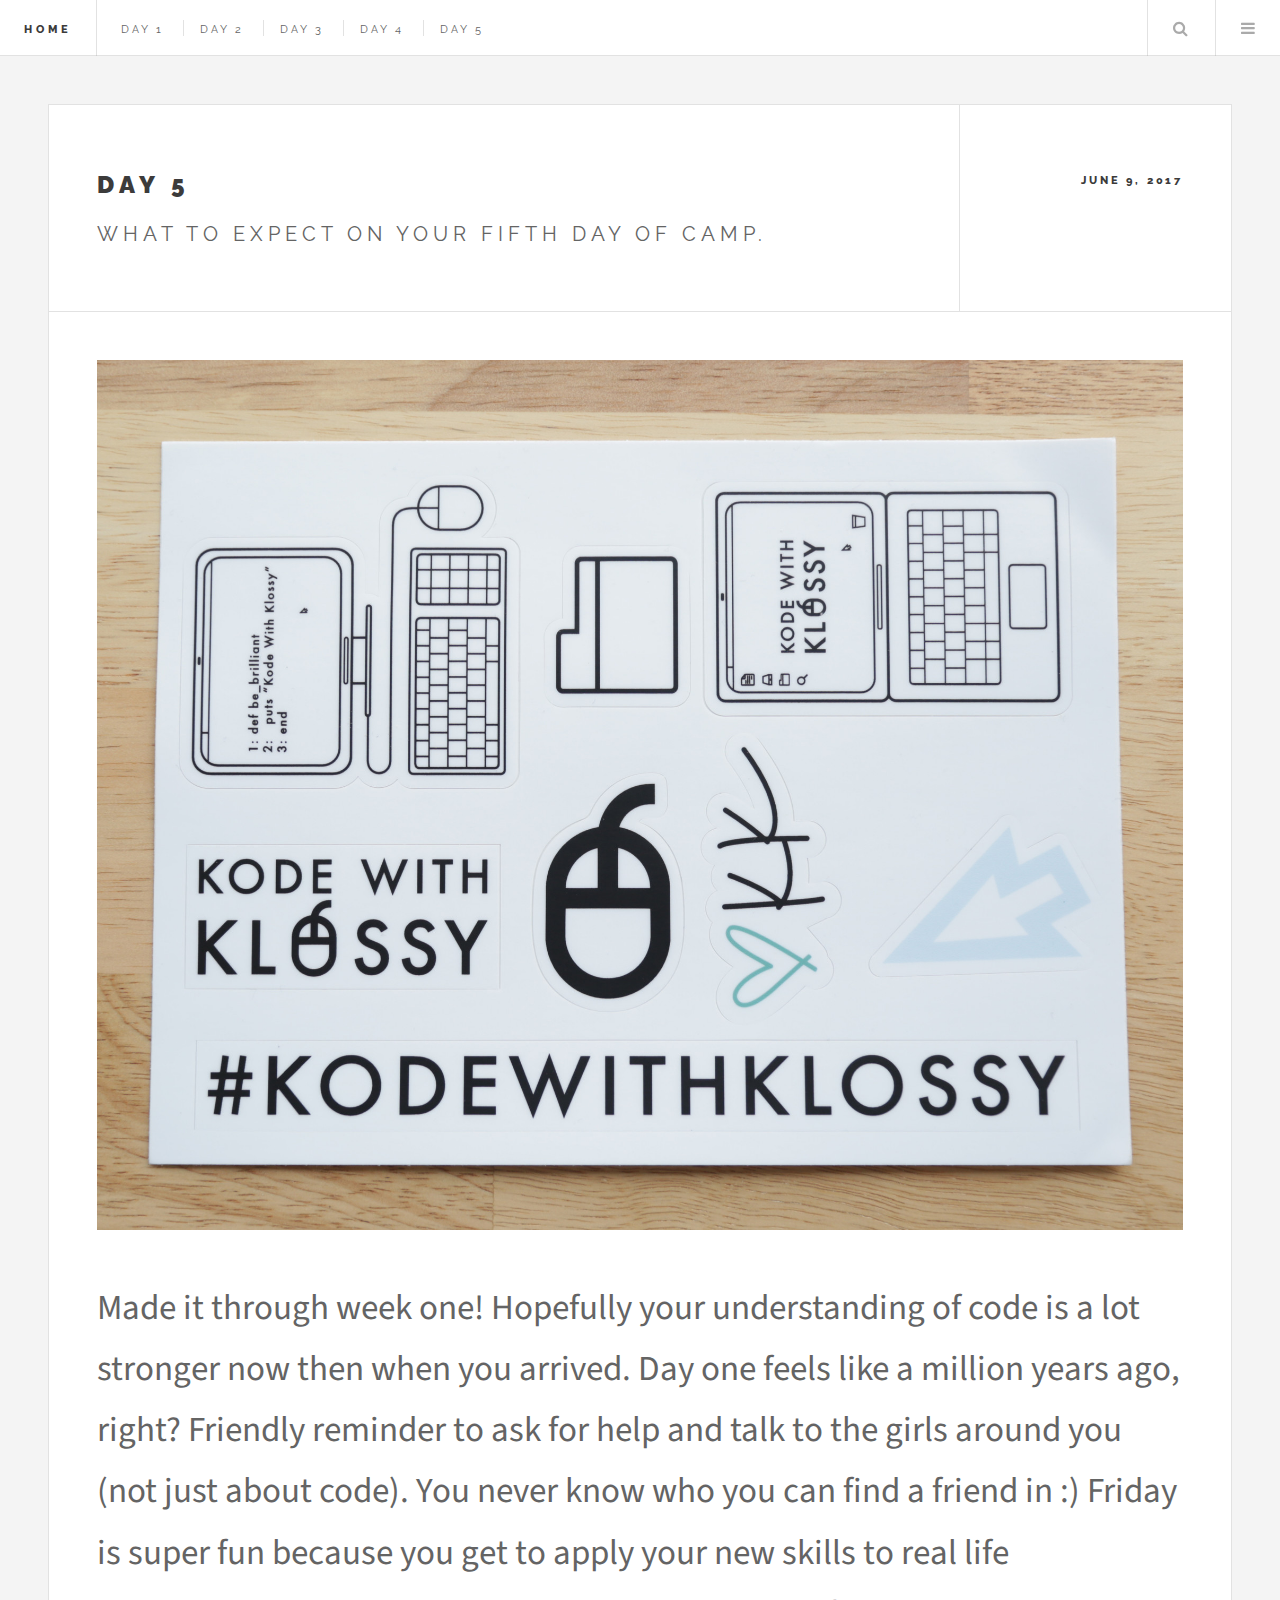
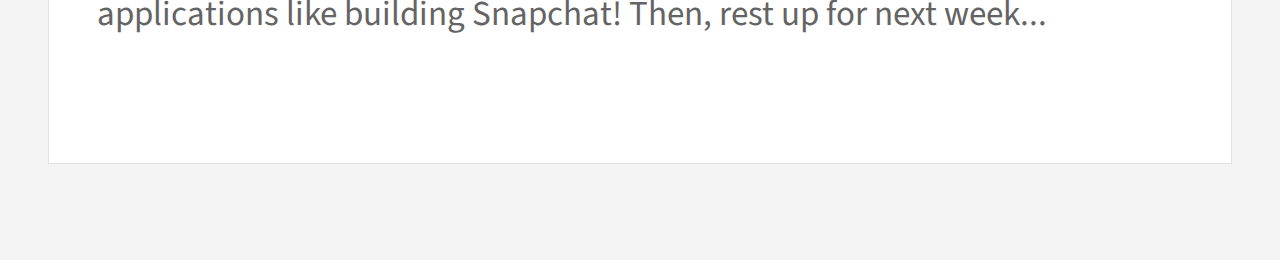
<file: html5up-future-imperfect/day-five.html>
<!DOCTYPE HTML>
<!--
	Future Imperfect by HTML5 UP
	html5up.net | @ajlkn
	Free for personal and commercial use under the CCA 3.0 license (html5up.net/license)
-->
<html>
	<head>
		<title>Kode with Klossy</title>
		<meta charset="utf-8" />
		<meta name="viewport" content="width=device-width, initial-scale=1" />
		<!--[if lte IE 8]><script src="assets/js/ie/html5shiv.js"></script><![endif]-->
		<link rel="stylesheet" href="assets/css/main.css" />
		<!--[if lte IE 9]><link rel="stylesheet" href="assets/css/ie9.css" /><![endif]-->
		<!--[if lte IE 8]><link rel="stylesheet" href="assets/css/ie8.css" /><![endif]-->
	</head>
	<body>

		<!-- Wrapper -->
			<div id="wrapper">

				<!-- Header -->
					<header id="header">
						<h1><a href="index.html">Home</a></h1>
						<nav class="links">
							<ul>
								<li><a href="day-one.html">Day 1</a></li>
								<li><a href="day-two.html">Day 2</a></li>
								<li><a href="day-three.html">Day 3</a></li>
								<li><a href="day-four.html">Day 4</a></li>
								<li><a href="day-five.html">Day 5</a></li>
							</ul>
						</nav>
						<nav class="main">
							<ul>
								<li class="search">
									<a class="fa-search" href="#search">Search</a>
									<form id="search" method="get" action="#">
										<input type="text" name="query" placeholder="Search" />
									</form>
								</li>
								<li class="menu">
									<a class="fa-bars" href="#menu">Menu</a>
								</li>
							</ul>
						</nav>
					</header>

				<!-- Menu -->
					<section id="menu">

						<!-- Search -->
							<section>
								<form class="search" method="get" action="#">
									<input type="text" name="query" placeholder="Search" />
								</form>
							</section>

						<!-- Links -->
							<section>
								<ul class="links">
									<li>
										<a href="#">
											<h3>Lorem ipsum</h3>
											<p>Feugiat tempus veroeros dolor</p>
										</a>
									</li>
									<li>
										<a href="#">
											<h3>Dolor sit amet</h3>
											<p>Sed vitae justo condimentum</p>
										</a>
									</li>
									<li>
										<a href="#">
											<h3>Feugiat veroeros</h3>
											<p>Phasellus sed ultricies mi congue</p>
										</a>
									</li>
									<li>
										<a href="#">
											<h3>Etiam sed consequat</h3>
											<p>Porta lectus amet ultricies</p>
										</a>
									</li>
								</ul>
							</section>

						<!-- Actions -->
							<section>
								<ul class="actions vertical">
									<li><a href="#" class="button big fit">Log In</a></li>
								</ul>
							</section>

					</section>

				<!-- Main -->
					<div id="main">

						<!-- Post -->
							<article class="post">
								<header>
									<div class="title">
										<h2><a href="#">Day 5</a></h2>
										<p ID="tag">What to expect on your fifth day of camp.</p>
									</div>
									<div class="meta">
										<time class="published" datetime="2017-17-12">June 9, 2017</time>
									</div>
								</header>
								<a href="#" class="image featured"><img src="images/kwkk.jpg" alt="" /></a>
								<p id="main-text">Made it through week one! Hopefully your understanding of code is a lot stronger now then when you arrived. Day one feels like a million years ago, right? Friendly reminder to ask for help and talk to the girls around you (not just about code). You never know who you can find a friend in :) Friday is super fun because you get to apply your new skills to real life applications like building Snapchat! Then, rest up for next week...</p>
								<footer>
									<ul class="actions">
									</ul>
									<ul class="stats">
										
										
									</ul>
								</footer>
							</article>

						</body>
						</html>
</file>
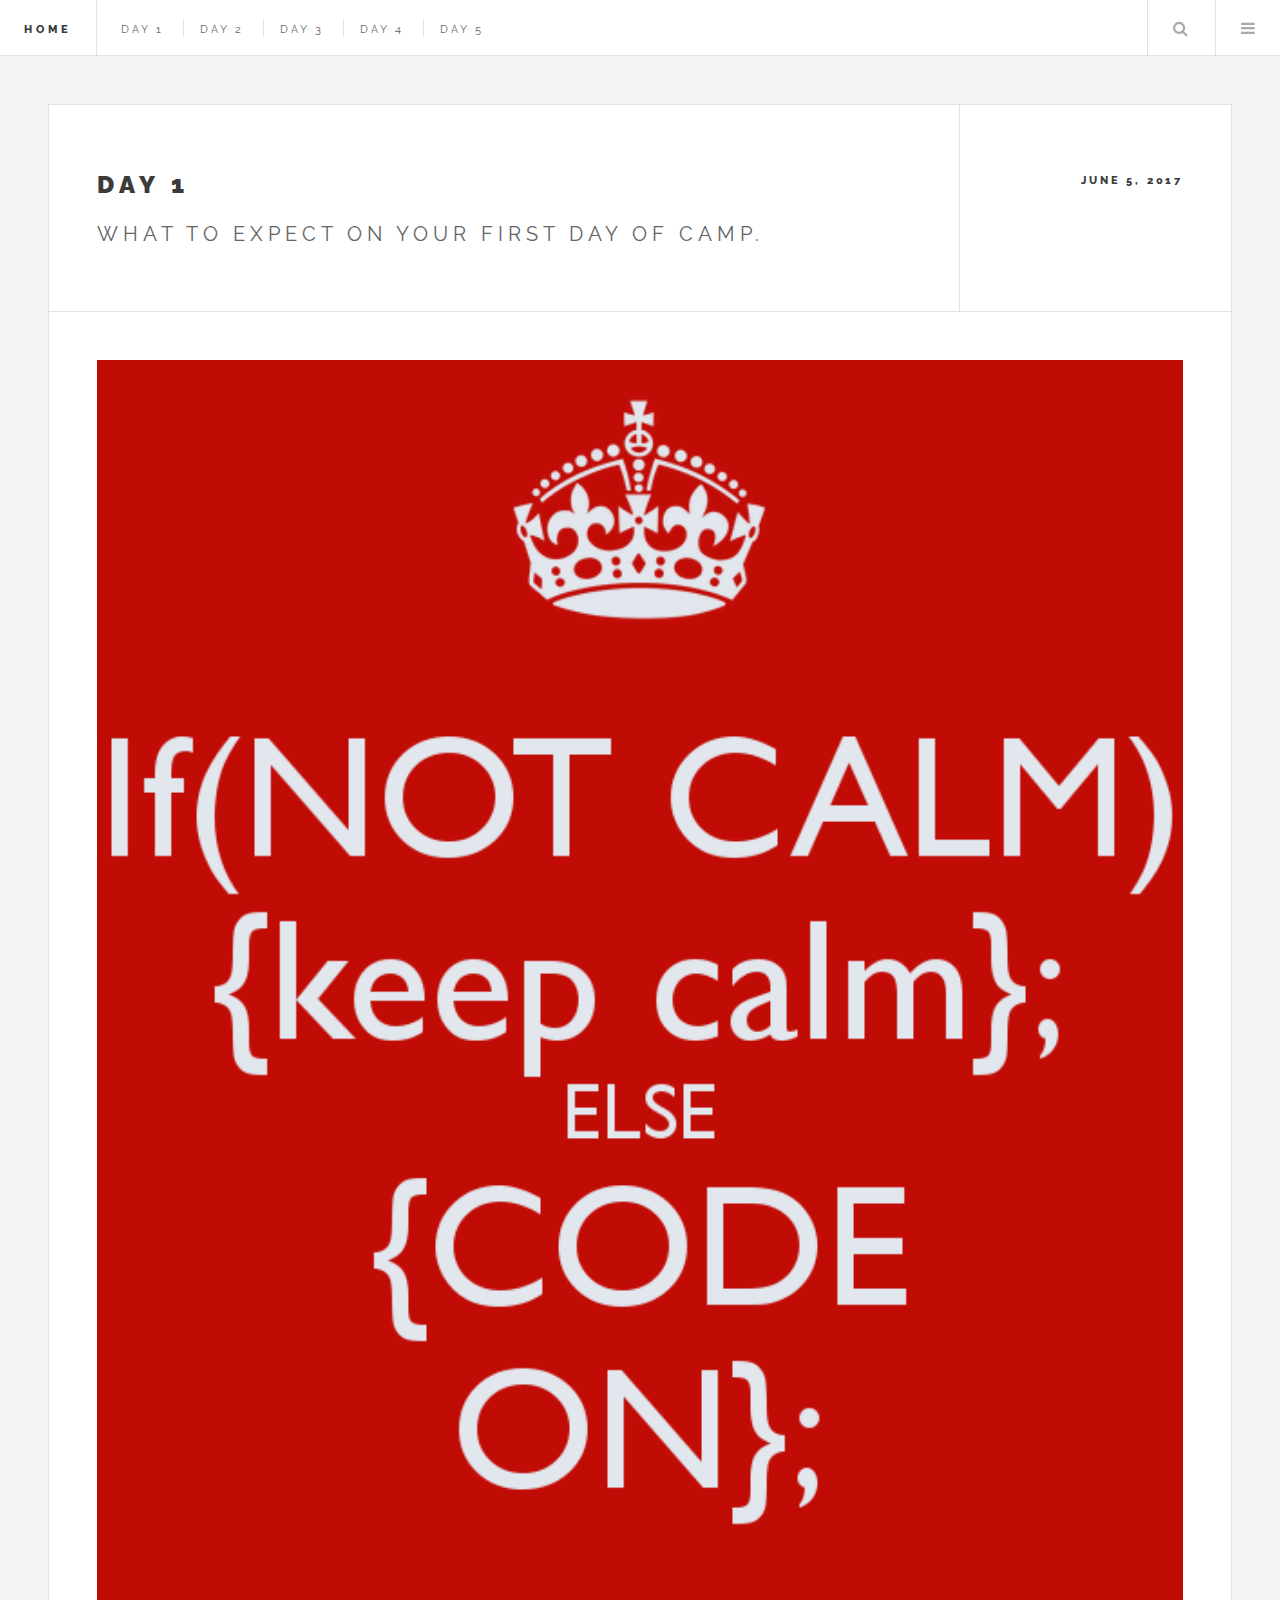
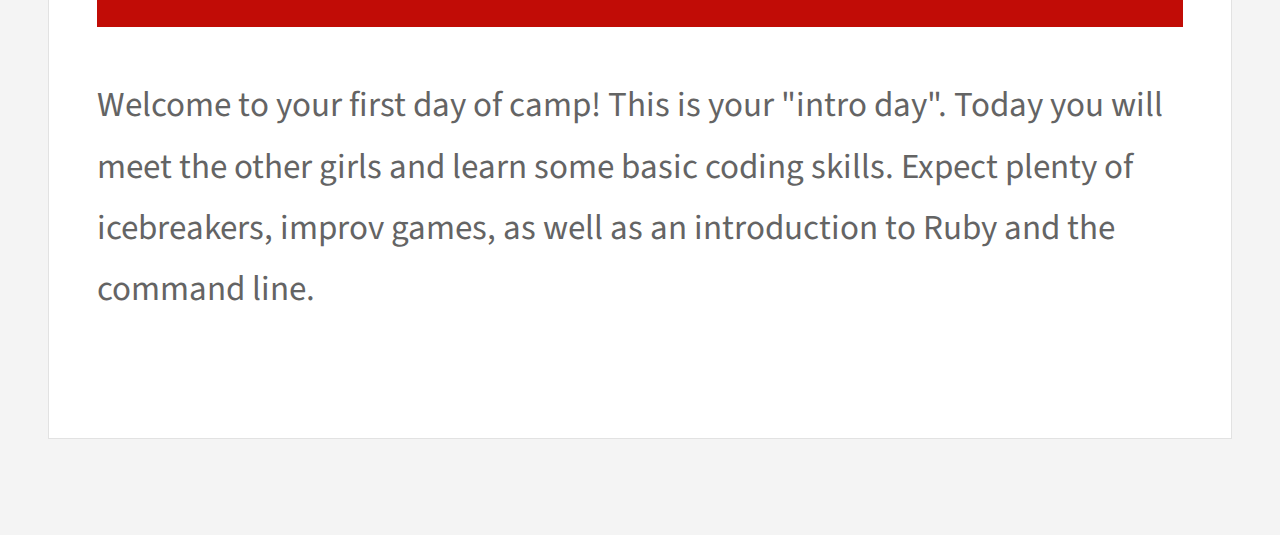
<file: html5up-future-imperfect/day-one.html>
<!DOCTYPE HTML>
<!--
	Future Imperfect by HTML5 UP
	html5up.net | @ajlkn
	Free for personal and commercial use under the CCA 3.0 license (html5up.net/license)
-->
<html>
	<head>
		<title>Kode with Klossy</title>
		<meta charset="utf-8" />
		<meta name="viewport" content="width=device-width, initial-scale=1" />
		<!--[if lte IE 8]><script src="assets/js/ie/html5shiv.js"></script><![endif]-->
		<link rel="stylesheet" href="assets/css/main.css" />
		<!--[if lte IE 9]><link rel="stylesheet" href="assets/css/ie9.css" /><![endif]-->
		<!--[if lte IE 8]><link rel="stylesheet" href="assets/css/ie8.css" /><![endif]-->
	</head>
	<body>

		<!-- Wrapper -->
			<div id="wrapper">

				<!-- Header -->
					<header id="header">
						<h1><a href="index.html">Home</a></h1>
						<nav class="links">
							<ul>
								<li><a href="day-one.html">Day 1</a></li>
								<li><a href="day-two.html">Day 2</a></li>
								<li><a href="day-three.html">Day 3</a></li>
								<li><a href="day-four.html">Day 4</a></li>
								<li><a href="day-five.html">Day 5</a></li>
							</ul>
						</nav>
						<nav class="main">
							<ul>
								<li class="search">
									<a class="fa-search" href="#search">Search</a>
									<form id="search" method="get" action="#">
										<input type="text" name="query" placeholder="Search" />
									</form>
								</li>
								<li class="menu">
									<a class="fa-bars" href="#menu">Menu</a>
								</li>
							</ul>
						</nav>
					</header>

				<!-- Menu -->
					<section id="menu">

						<!-- Search -->
							<section>
								<form class="search" method="get" action="#">
									<input type="text" name="query" placeholder="Search" />
								</form>
							</section>

						<!-- Links -->
							<section>
								<ul class="links">
									<li>
										<a href="#">
											<h3>Lorem ipsum</h3>
											<p>Feugiat tempus veroeros dolor</p>
										</a>
									</li>
									<li>
										<a href="#">
											<h3>Dolor sit amet</h3>
											<p>Sed vitae justo condimentum</p>
										</a>
									</li>
									<li>
										<a href="#">
											<h3>Feugiat veroeros</h3>
											<p>Phasellus sed ultricies mi congue</p>
										</a>
									</li>
									<li>
										<a href="#">
											<h3>Etiam sed consequat</h3>
											<p>Porta lectus amet ultricies</p>
										</a>
									</li>
								</ul>
							</section>

						<!-- Actions -->
							<section>
								<ul class="actions vertical">
									<li><a href="#" class="button big fit">Log In</a></li>
								</ul>
							</section>

					</section>

				<!-- Main -->
					<div id="main">

						<!-- Post -->
							<article class="post">
								<header>
									<div class="title">
										<h2><a href="#">Day 1</a></h2>
										<p id="tag">What to expect on your first day of camp.</p>
									</div>
									<div class="meta">
										<time class="published" datetime="2017-17-12">June 5, 2017</time>
									</div>
								</header>
								<a href="#" class="image featured"><img src="images/ruby.png" alt="" /></a>
								<p id="main-text">Welcome to your first day of camp! This is your "intro day". Today you will meet the other girls and learn some basic coding skills. Expect plenty of icebreakers, improv games, as well as an introduction to Ruby and the command line.  </p>
								<footer>
									<ul class="actions">
									</ul>
									<ul class="stats">
										
										
									</ul>
								</footer>
							</article>

						</body>
						</html>
</file>
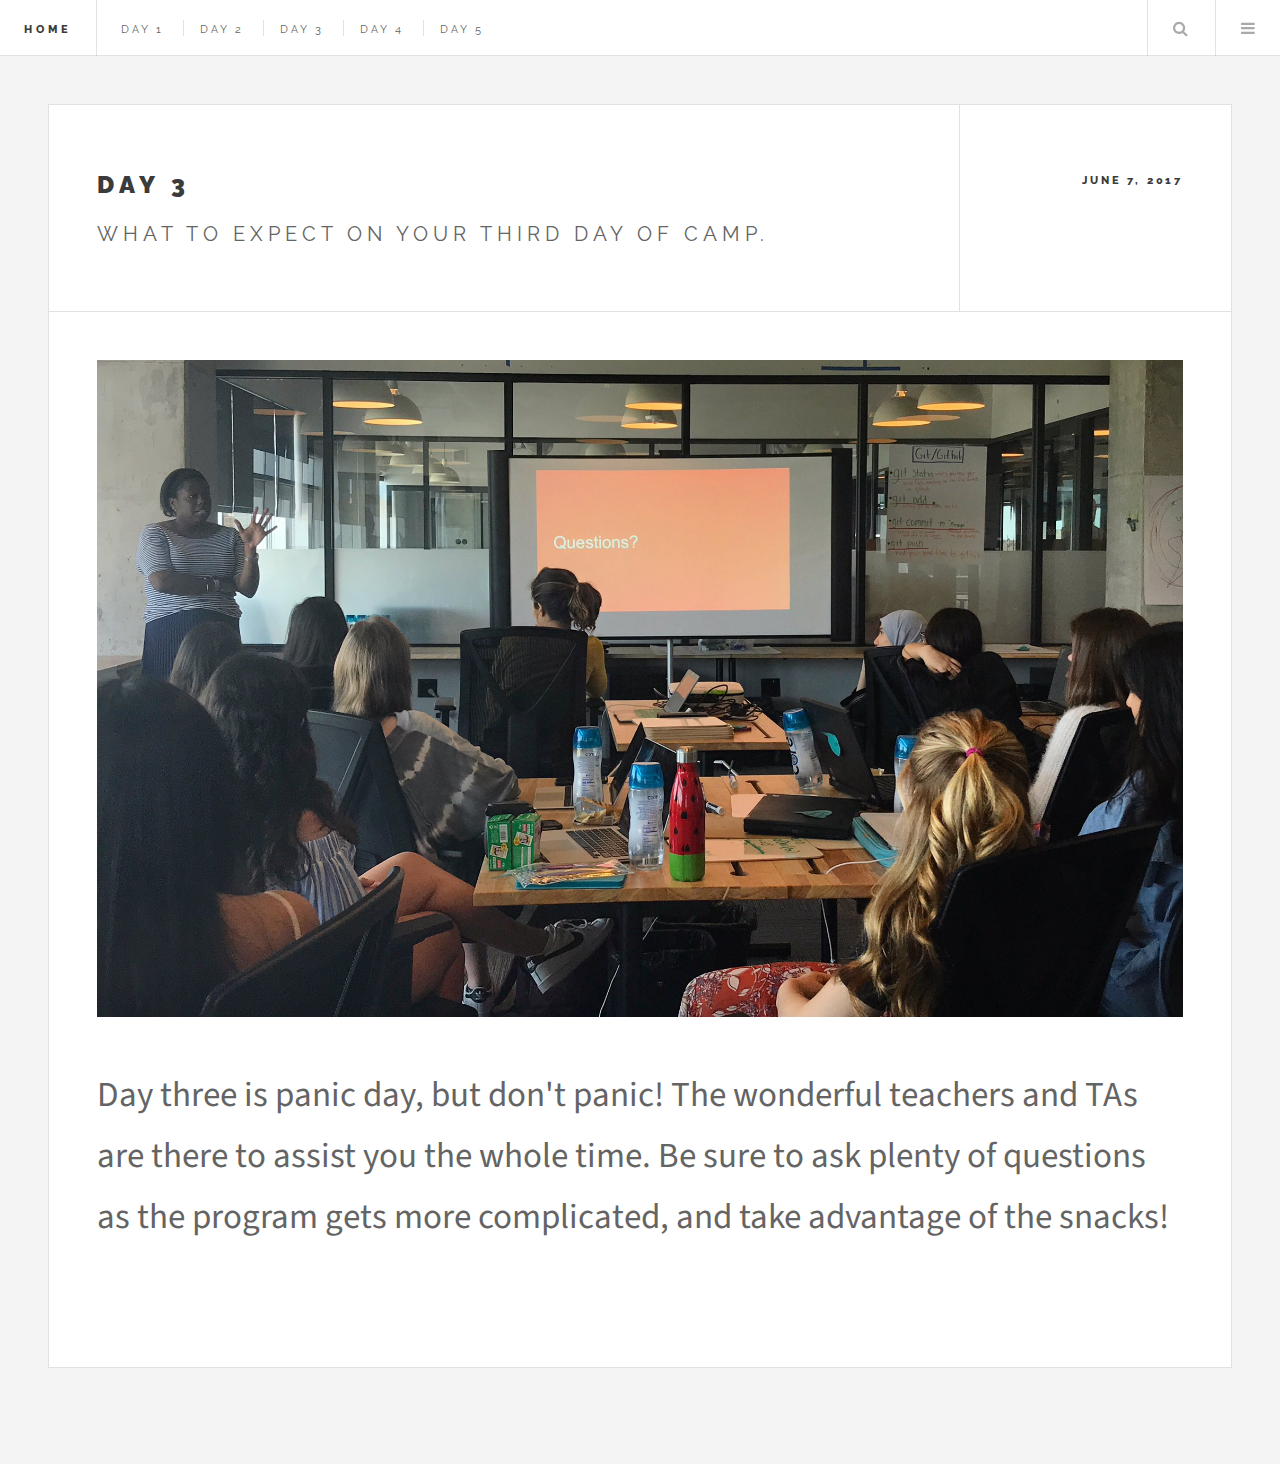
<file: html5up-future-imperfect/day-three.html>
<!DOCTYPE HTML>
<!--
	Future Imperfect by HTML5 UP
	html5up.net | @ajlkn
	Free for personal and commercial use under the CCA 3.0 license (html5up.net/license)
-->
<html>
	<head>
		<title>Kode with Klossy</title>
		<meta charset="utf-8" />
		<meta name="viewport" content="width=device-width, initial-scale=1" />
		<!--[if lte IE 8]><script src="assets/js/ie/html5shiv.js"></script><![endif]-->
		<link rel="stylesheet" href="assets/css/main.css" />
		<!--[if lte IE 9]><link rel="stylesheet" href="assets/css/ie9.css" /><![endif]-->
		<!--[if lte IE 8]><link rel="stylesheet" href="assets/css/ie8.css" /><![endif]-->
	</head>
	<body>

		<!-- Wrapper -->
			<div id="wrapper">

				<!-- Header -->
					<header id="header">
						<h1><a href="index.html">Home</a></h1>
						<nav class="links">
							<ul>
								<li><a href="day-one.html">Day 1</a></li>
								<li><a href="day-two.html">Day 2</a></li>
								<li><a href="day-three.html">Day 3</a></li>
								<li><a href="day-four.html">Day 4</a></li>
								<li><a href="day-five.html">Day 5</a></li>
							</ul>
						</nav>
						<nav class="main">
							<ul>
								<li class="search">
									<a class="fa-search" href="#search">Search</a>
									<form id="search" method="get" action="#">
										<input type="text" name="query" placeholder="Search" />
									</form>
								</li>
								<li class="menu">
									<a class="fa-bars" href="#menu">Menu</a>
								</li>
							</ul>
						</nav>
					</header>

				<!-- Menu -->
					<section id="menu">

						<!-- Search -->
							<section>
								<form class="search" method="get" action="#">
									<input type="text" name="query" placeholder="Search" />
								</form>
							</section>

						<!-- Links -->
							<section>
								<ul class="links">
									<li>
										<a href="#">
											<h3>Lorem ipsum</h3>
											<p>Feugiat tempus veroeros dolor</p>
										</a>
									</li>
									<li>
										<a href="#">
											<h3>Dolor sit amet</h3>
											<p>Sed vitae justo condimentum</p>
										</a>
									</li>
									<li>
										<a href="#">
											<h3>Feugiat veroeros</h3>
											<p>Phasellus sed ultricies mi congue</p>
										</a>
									</li>
									<li>
										<a href="#">
											<h3>Etiam sed consequat</h3>
											<p>Porta lectus amet ultricies</p>
										</a>
									</li>
								</ul>
							</section>

						<!-- Actions -->
							<section>
								<ul class="actions vertical">
									<li><a href="#" class="button big fit">Log In</a></li>
								</ul>
							</section>

					</section>

				<!-- Main -->
					<div id="main">

						<!-- Post -->
							<article class="post">
								<header>
									<div class="title">
										<h2><a href="#">Day 3</a></h2>
										<p id="tag">What to expect on your third day of camp.</p>
									</div>
									<div class="meta">
										<time class="published" datetime="2017-17-12">June 7, 2017</time>
									</div>
								</header>
								<a href="#" class="image featured"><img src="images/kwkguest.jpg" alt="" /></a>
								<p id="main-text">Day three is panic day, but don't panic! The wonderful teachers and TAs are there to assist you the whole time. Be sure to ask plenty of questions as the program gets more complicated, and take advantage of the snacks!</p>
								<footer>
									<ul class="actions">
									</ul>
									<ul class="stats">
										
										
									</ul>
								</footer>
							</article>

						</body>
						</html>
</file>
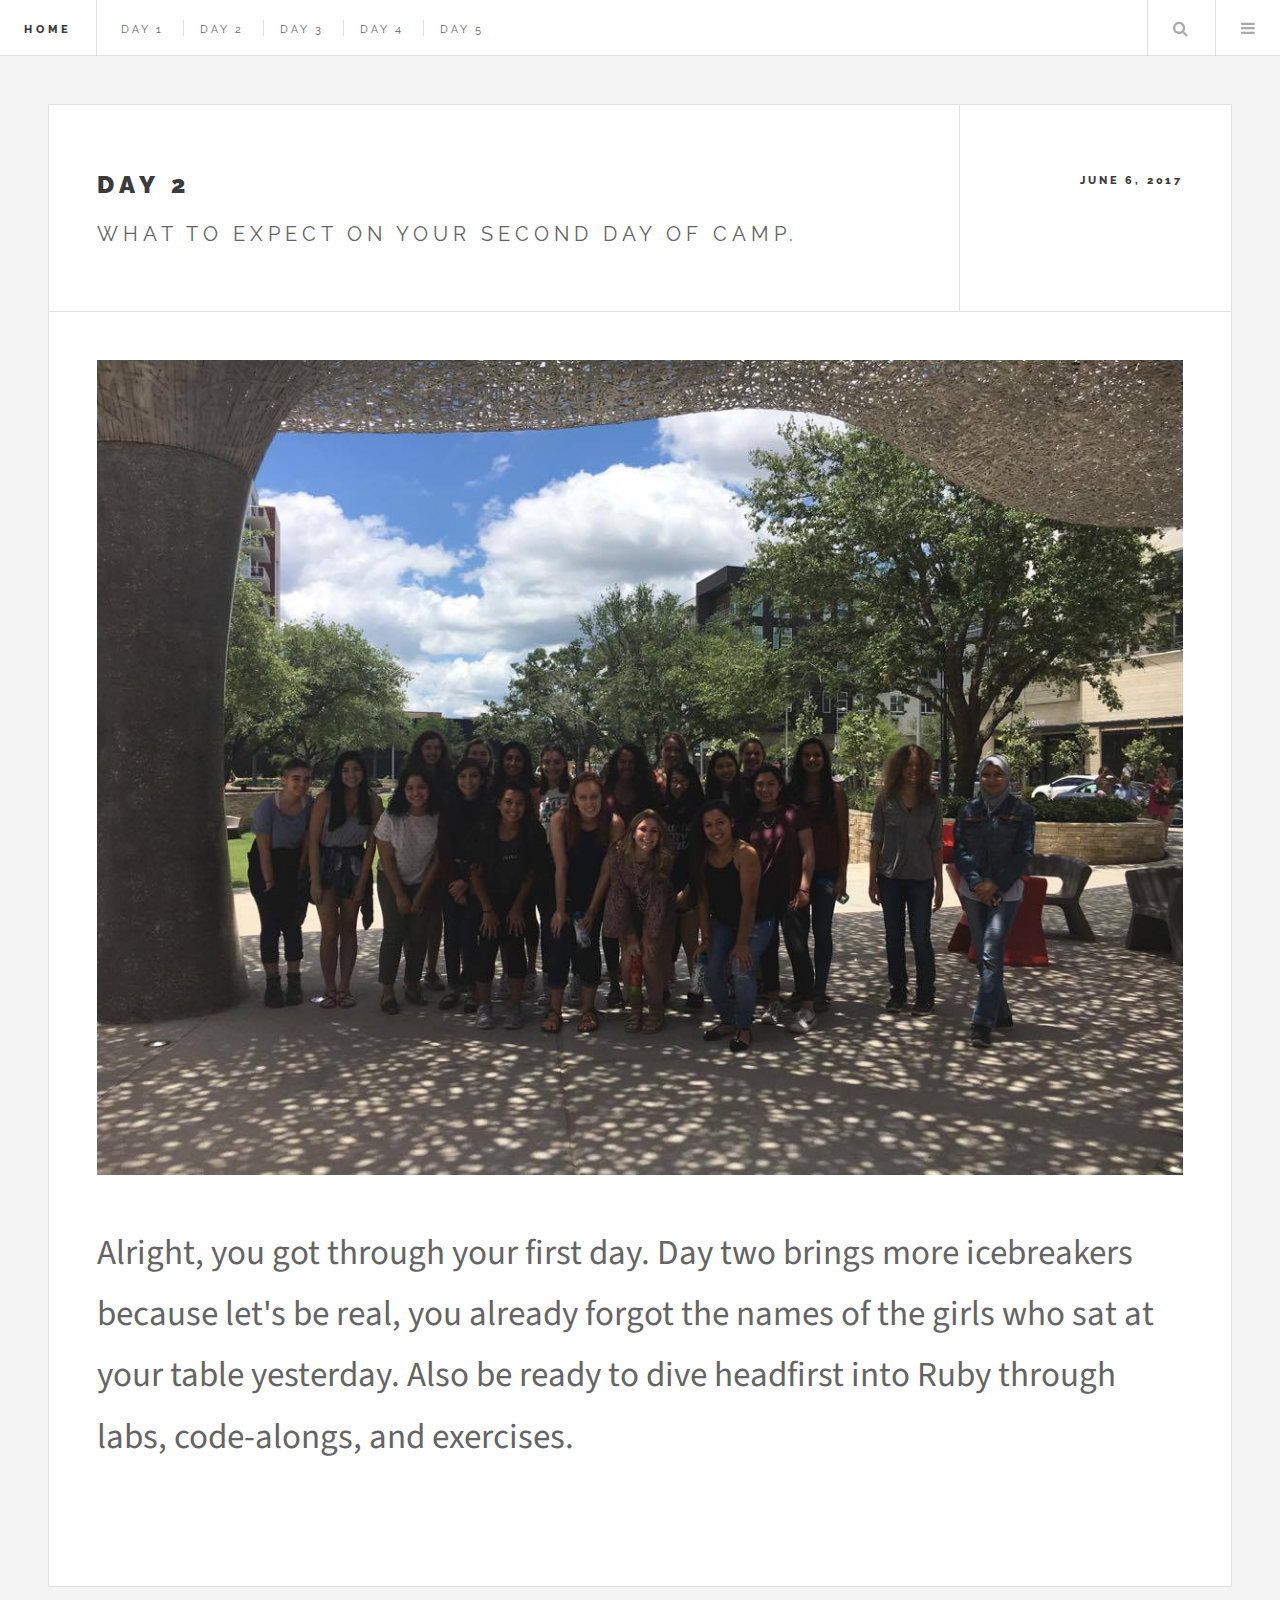
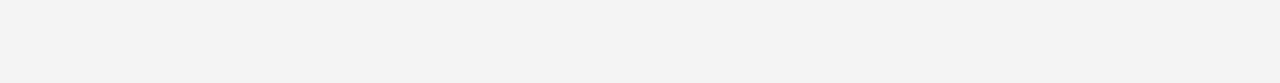
<file: html5up-future-imperfect/day-two.html>
<!DOCTYPE HTML>
<!--
	Future Imperfect by HTML5 UP
	html5up.net | @ajlkn
	Free for personal and commercial use under the CCA 3.0 license (html5up.net/license)
-->
<html>
	<head>
		<title>Kode with Klossy</title>
		<meta charset="utf-8" />
		<meta name="viewport" content="width=device-width, initial-scale=1" />
		<!--[if lte IE 8]><script src="assets/js/ie/html5shiv.js"></script><![endif]-->
		<link rel="stylesheet" href="assets/css/main.css" />
		<!--[if lte IE 9]><link rel="stylesheet" href="assets/css/ie9.css" /><![endif]-->
		<!--[if lte IE 8]><link rel="stylesheet" href="assets/css/ie8.css" /><![endif]-->
	</head>
	<body>

		<!-- Wrapper -->
			<div id="wrapper">

				<!-- Header -->
					<header id="header">
						<h1><a href="index.html">Home</a></h1>
						<nav class="links">
							<ul>
								<li><a href="day-one.html">Day 1</a></li>
								<li><a href="day-two.html">Day 2</a></li>
								<li><a href="day-three.html">Day 3</a></li>
								<li><a href="day-four.html">Day 4</a></li>
								<li><a href="day-five.html">Day 5</a></li>
							</ul>
						</nav>
						<nav class="main">
							<ul>
								<li class="search">
									<a class="fa-search" href="#search">Search</a>
									<form id="search" method="get" action="#">
										<input type="text" name="query" placeholder="Search" />
									</form>
								</li>
								<li class="menu">
									<a class="fa-bars" href="#menu">Menu</a>
								</li>
							</ul>
						</nav>
					</header>

				<!-- Menu -->
					<section id="menu">

						<!-- Search -->
							<section>
								<form class="search" method="get" action="#">
									<input type="text" name="query" placeholder="Search" />
								</form>
							</section>

						<!-- Links -->
							<section>
								<ul class="links">
									<li>
										<a href="#">
											<h3>Lorem ipsum</h3>
											<p>Feugiat tempus veroeros dolor</p>
										</a>
									</li>
									<li>
										<a href="#">
											<h3>Dolor sit amet</h3>
											<p>Sed vitae justo condimentum</p>
										</a>
									</li>
									<li>
										<a href="#">
											<h3>Feugiat veroeros</h3>
											<p>Phasellus sed ultricies mi congue</p>
										</a>
									</li>
									<li>
										<a href="#">
											<h3>Etiam sed consequat</h3>
											<p>Porta lectus amet ultricies</p>
										</a>
									</li>
								</ul>
							</section>

						<!-- Actions -->
							<section>
								<ul class="actions vertical">
									<li><a href="#" class="button big fit">Log In</a></li>
								</ul>
							</section>

					</section>

				<!-- Main -->
					<div id="main">

						<!-- Post -->
							<article class="post">
								<header>
									<div class="title">
										<h2><a href="#">Day 2</a></h2>
										<p id="tag">What to expect on your second day of camp.</p>
									</div>
									<div class="meta">
										<time class="published" datetime="2017-17-12">June 6, 2017</time>
									</div>
								</header>
								<a href="#" class="image featured"><img src="images/kwkgroup.jpg" alt="" /></a>
								<p id="main-text">Alright, you got through your first day. Day two brings more icebreakers because let's be real, you already forgot the names of the girls who sat at your table yesterday. Also be ready to dive headfirst into Ruby through labs, code-alongs, and exercises.</p>
								<footer>
									<ul class="actions">
									</ul>
									<ul class="stats">
										
										
									</ul>
								</footer>
							</article>

						</body>
						</html>
</file>
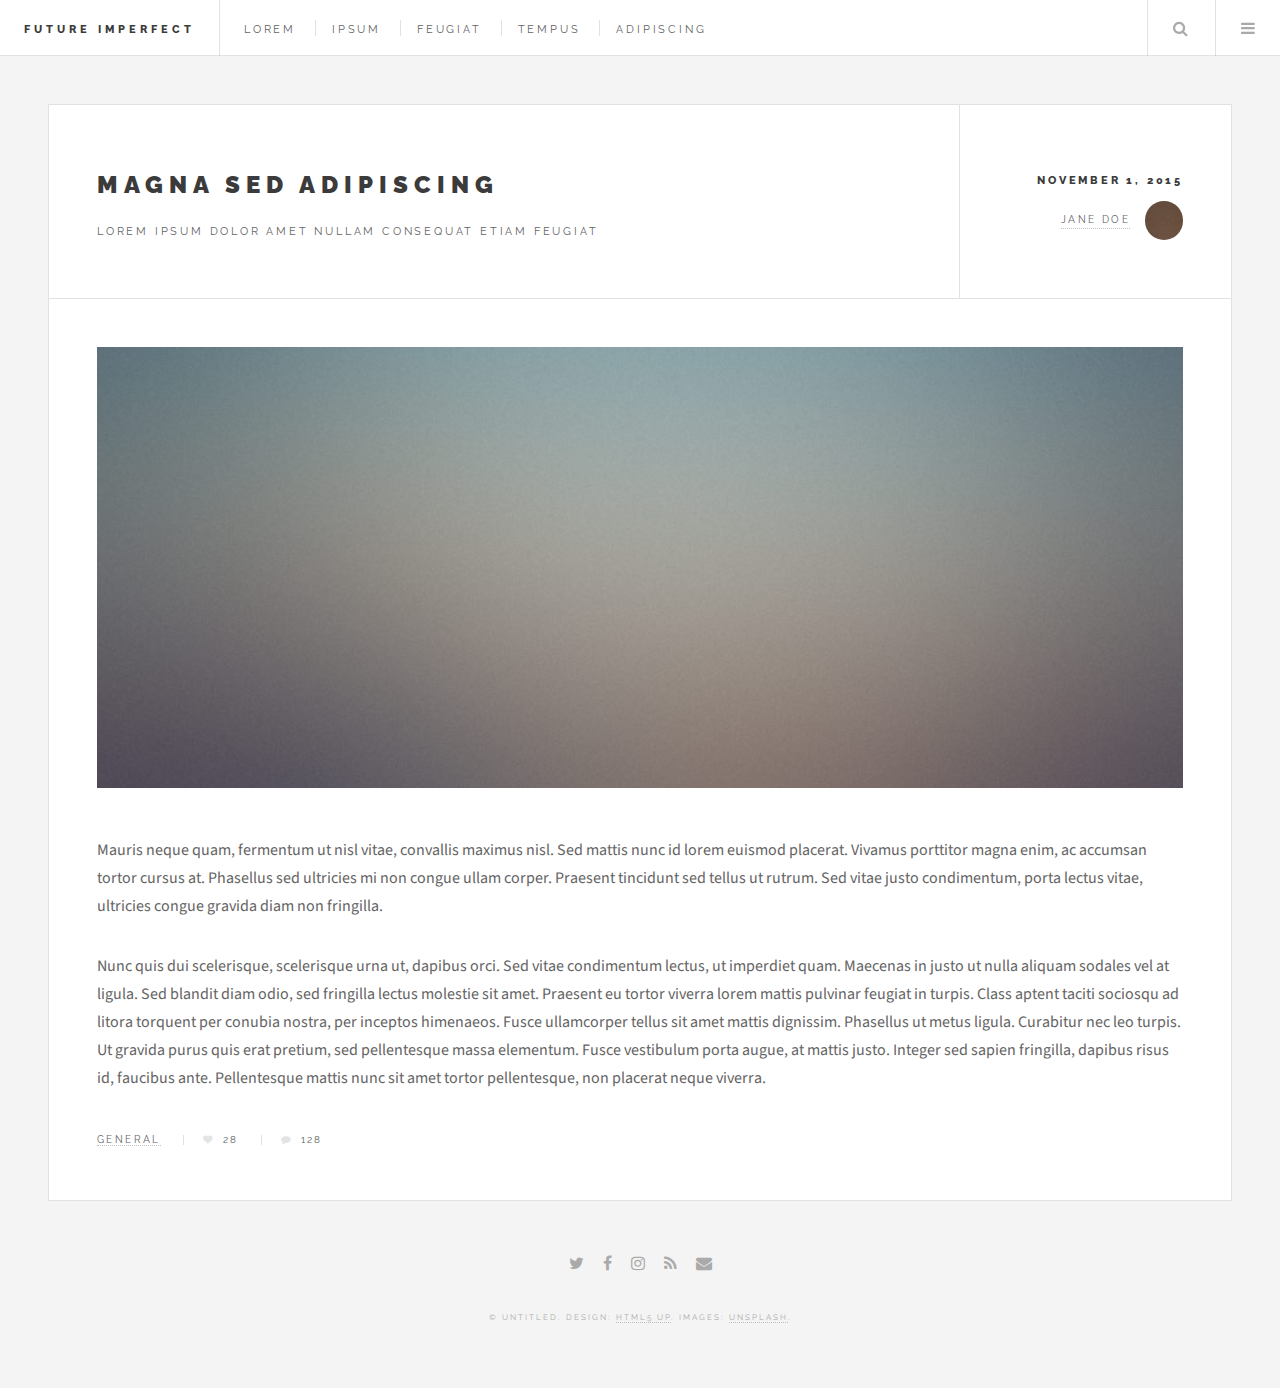
<file: html5up-future-imperfect/single.html>
<!DOCTYPE HTML>
<!--
	Future Imperfect by HTML5 UP
	html5up.net | @ajlkn
	Free for personal and commercial use under the CCA 3.0 license (html5up.net/license)
-->
<html>
	<head>
		<title>Single - Future Imperfect by HTML5 UP</title>
		<meta charset="utf-8" />
		<meta name="viewport" content="width=device-width, initial-scale=1" />
		<!--[if lte IE 8]><script src="assets/js/ie/html5shiv.js"></script><![endif]-->
		<link rel="stylesheet" href="assets/css/main.css" />
		<!--[if lte IE 9]><link rel="stylesheet" href="assets/css/ie9.css" /><![endif]-->
		<!--[if lte IE 8]><link rel="stylesheet" href="assets/css/ie8.css" /><![endif]-->
	</head>
	<body class="single">

		<!-- Wrapper -->
			<div id="wrapper">

				<!-- Header -->
					<header id="header">
						<h1><a href="#">Future Imperfect</a></h1>
						<nav class="links">
							<ul>
								<li><a href="#">Lorem</a></li>
								<li><a href="#">Ipsum</a></li>
								<li><a href="#">Feugiat</a></li>
								<li><a href="#">Tempus</a></li>
								<li><a href="#">Adipiscing</a></li>
							</ul>
						</nav>
						<nav class="main">
							<ul>
								<li class="search">
									<a class="fa-search" href="#search">Search</a>
									<form id="search" method="get" action="#">
										<input type="text" name="query" placeholder="Search" />
									</form>
								</li>
								<li class="menu">
									<a class="fa-bars" href="#menu">Menu</a>
								</li>
							</ul>
						</nav>
					</header>

				<!-- Menu -->
					<section id="menu">

						<!-- Search -->
							<section>
								<form class="search" method="get" action="#">
									<input type="text" name="query" placeholder="Search" />
								</form>
							</section>

						<!-- Links -->
							<section>
								<ul class="links">
									<li>
										<a href="#">
											<h3>Lorem ipsum</h3>
											<p>Feugiat tempus veroeros dolor</p>
										</a>
									</li>
									<li>
										<a href="#">
											<h3>Dolor sit amet</h3>
											<p>Sed vitae justo condimentum</p>
										</a>
									</li>
									<li>
										<a href="#">
											<h3>Feugiat veroeros</h3>
											<p>Phasellus sed ultricies mi congue</p>
										</a>
									</li>
									<li>
										<a href="#">
											<h3>Etiam sed consequat</h3>
											<p>Porta lectus amet ultricies</p>
										</a>
									</li>
								</ul>
							</section>

						<!-- Actions -->
							<section>
								<ul class="actions vertical">
									<li><a href="#" class="button big fit">Log In</a></li>
								</ul>
							</section>

					</section>

				<!-- Main -->
					<div id="main">

						<!-- Post -->
							<article class="post">
								<header>
									<div class="title">
										<h2><a href="#">Magna sed adipiscing</a></h2>
										<p>Lorem ipsum dolor amet nullam consequat etiam feugiat</p>
									</div>
									<div class="meta">
										<time class="published" datetime="2015-11-01">November 1, 2015</time>
										<a href="#" class="author"><span class="name">Jane Doe</span><img src="images/avatar.jpg" alt="" /></a>
									</div>
								</header>
								<span class="image featured"><img src="images/pic01.jpg" alt="" /></span>
								<p>Mauris neque quam, fermentum ut nisl vitae, convallis maximus nisl. Sed mattis nunc id lorem euismod placerat. Vivamus porttitor magna enim, ac accumsan tortor cursus at. Phasellus sed ultricies mi non congue ullam corper. Praesent tincidunt sed tellus ut rutrum. Sed vitae justo condimentum, porta lectus vitae, ultricies congue gravida diam non fringilla.</p>
								<p>Nunc quis dui scelerisque, scelerisque urna ut, dapibus orci. Sed vitae condimentum lectus, ut imperdiet quam. Maecenas in justo ut nulla aliquam sodales vel at ligula. Sed blandit diam odio, sed fringilla lectus molestie sit amet. Praesent eu tortor viverra lorem mattis pulvinar feugiat in turpis. Class aptent taciti sociosqu ad litora torquent per conubia nostra, per inceptos himenaeos. Fusce ullamcorper tellus sit amet mattis dignissim. Phasellus ut metus ligula. Curabitur nec leo turpis. Ut gravida purus quis erat pretium, sed pellentesque massa elementum. Fusce vestibulum porta augue, at mattis justo. Integer sed sapien fringilla, dapibus risus id, faucibus ante. Pellentesque mattis nunc sit amet tortor pellentesque, non placerat neque viverra. </p>
								<footer>
									<ul class="stats">
										<li><a href="#">General</a></li>
										<li><a href="#" class="icon fa-heart">28</a></li>
										<li><a href="#" class="icon fa-comment">128</a></li>
									</ul>
								</footer>
							</article>

					</div>

				<!-- Footer -->
					<section id="footer">
						<ul class="icons">
							<li><a href="#" class="fa-twitter"><span class="label">Twitter</span></a></li>
							<li><a href="#" class="fa-facebook"><span class="label">Facebook</span></a></li>
							<li><a href="#" class="fa-instagram"><span class="label">Instagram</span></a></li>
							<li><a href="#" class="fa-rss"><span class="label">RSS</span></a></li>
							<li><a href="#" class="fa-envelope"><span class="label">Email</span></a></li>
						</ul>
						<p class="copyright">&copy; Untitled. Design: <a href="http://html5up.net">HTML5 UP</a>. Images: <a href="http://unsplash.com">Unsplash</a>.</p>
					</section>

			</div>

		<!-- Scripts -->
			<script src="assets/js/jquery.min.js"></script>
			<script src="assets/js/skel.min.js"></script>
			<script src="assets/js/util.js"></script>
			<!--[if lte IE 8]><script src="assets/js/ie/respond.min.js"></script><![endif]-->
			<script src="assets/js/main.js"></script>

	</body>
</html>
</file>
<file: html5up-future-imperfect/assets/css/ie9.css>
/*
	Future Imperfect by HTML5 UP
	html5up.net | @ajlkn
	Free for personal and commercial use under the CCA 3.0 license (html5up.net/license)
*/

/* List */

	ul.posts article:after {
		clear: both;
		content: '';
		display: block;
	}

	ul.posts article .image {
		display: table-cell;
		vertical-align: top;
	}

	ul.posts article header {
		display: table-cell;
		padding-right: 1em;
		vertical-align: top;
	}

/* Author */

	.author .name {
		display: inline-block;
		vertical-align: middle;
	}

	.author img {
		display: inline-block;
		vertical-align: middle;
	}

/* Post */

	.post:after {
		clear: both;
		content: '';
		display: block;
	}

	.post > header:after {
		clear: both;
		content: '';
		display: block;
	}

	.post > header .title {
		display: table-cell;
		vertical-align: top;
		width: 65%;
	}

	.post > header .meta {
		display: table-cell;
		vertical-align: top;
		width: 30%;
	}

	.post > footer:after {
		clear: both;
		content: '';
		display: block;
	}

	.post > footer .actions {
		display: inline-block;
	}

	.post > footer .stats {
		display: inline-block;
		margin-left: 2em;
	}

/* Mini Post */

	.mini-post .image {
		display: block;
	}

/* Header */

	#header:after {
		clear: both;
		content: '';
		display: block;
	}

	#header h1 {
		float: left;
	}

	#header .links {
		float: left;
	}

	#header .main {
		position: absolute;
		right: 0;
		top: 0;
	}

/* Wrapper */

/* Sidebar */

	#sidebar {
		display: table-cell;
		margin-right: 0;
		padding-right: 3em;
		vertical-align: top;
	}

/* Main */

	#main {
		display: table-cell;
		vertical-align: top;
	}
</file>
<file: html5up-future-imperfect/assets/css/main.css>
@import url(font-awesome.min.css);
@import url("https://fonts.googleapis.com/css?family=Source+Sans+Pro:400,700|Raleway:400,800,900");

/*
	Future Imperfect by HTML5 UP
	html5up.net | @ajlkn
	Free for personal and commercial use under the CCA 3.0 license (html5up.net/license)
*/

/* Reset */
	#main-text {
		font-size: 35px;
	}
	#tag {
		font-size: 20px;
	}
	html, body, div, span, applet, object, iframe, h1, h2, h3, h4, h5, h6, p, blockquote, pre, a, abbr, acronym, address, big, cite, code, del, dfn, em, img, ins, kbd, q, s, samp, small, strike, strong, sub, sup, tt, var, b, u, i, center, dl, dt, dd, ol, ul, li, fieldset, form, label, legend, table, caption, tbody, tfoot, thead, tr, th, td, article, aside, canvas, details, embed, figure, figcaption, footer, header, hgroup, menu, nav, output, ruby, section, summary, time, mark, audio, video {
		margin: 0;
		padding: 0;
		border: 0;
		font-size: 100%;
		font: inherit;
		vertical-align: baseline;
	}

	article, aside, details, figcaption, figure, footer, header, hgroup, menu, nav, section {
		display: block;
	}

	body {
		line-height: 1;
	}

	ol, ul {
		list-style: none;
	}

	blockquote, q {
		quotes: none;
	}

	blockquote:before, blockquote:after, q:before, q:after {
		content: '';
		content: none;
	}

	table {
		border-collapse: collapse;
		border-spacing: 0;
	}

	body {
		-webkit-text-size-adjust: none;
	}

/* Box Model */

	*, *:before, *:after {
		-moz-box-sizing: border-box;
		-webkit-box-sizing: border-box;
		box-sizing: border-box;
	}

/* Grid */

	.row {
		border-bottom: solid 1px transparent;
		-moz-box-sizing: border-box;
		-webkit-box-sizing: border-box;
		box-sizing: border-box;
	}

	.row > * {
		float: left;
		-moz-box-sizing: border-box;
		-webkit-box-sizing: border-box;
		box-sizing: border-box;
	}

	.row:after, .row:before {
		content: '';
		display: block;
		clear: both;
		height: 0;
	}

	.row.uniform > * > :first-child {
		margin-top: 0;
	}

	.row.uniform > * > :last-child {
		margin-bottom: 0;
	}

	.row.\30 \25 > * {
		padding: 0 0 0 0em;
	}

	.row.\30 \25 {
		margin: 0 0 -1px 0em;
	}

	.row.uniform.\30 \25 > * {
		padding: 0em 0 0 0em;
	}

	.row.uniform.\30 \25 {
		margin: 0em 0 -1px 0em;
	}

	.row > * {
		padding: 0 0 0 1em;
	}

	.row {
		margin: 0 0 -1px -1em;
	}

	.row.uniform > * {
		padding: 1em 0 0 1em;
	}

	.row.uniform {
		margin: -1em 0 -1px -1em;
	}

	.row.\32 00\25 > * {
		padding: 0 0 0 2em;
	}

	.row.\32 00\25 {
		margin: 0 0 -1px -2em;
	}

	.row.uniform.\32 00\25 > * {
		padding: 2em 0 0 2em;
	}

	.row.uniform.\32 00\25 {
		margin: -2em 0 -1px -2em;
	}

	.row.\31 50\25 > * {
		padding: 0 0 0 1.5em;
	}

	.row.\31 50\25 {
		margin: 0 0 -1px -1.5em;
	}

	.row.uniform.\31 50\25 > * {
		padding: 1.5em 0 0 1.5em;
	}

	.row.uniform.\31 50\25 {
		margin: -1.5em 0 -1px -1.5em;
	}

	.row.\35 0\25 > * {
		padding: 0 0 0 0.5em;
	}

	.row.\35 0\25 {
		margin: 0 0 -1px -0.5em;
	}

	.row.uniform.\35 0\25 > * {
		padding: 0.5em 0 0 0.5em;
	}

	.row.uniform.\35 0\25 {
		margin: -0.5em 0 -1px -0.5em;
	}

	.row.\32 5\25 > * {
		padding: 0 0 0 0.25em;
	}

	.row.\32 5\25 {
		margin: 0 0 -1px -0.25em;
	}

	.row.uniform.\32 5\25 > * {
		padding: 0.25em 0 0 0.25em;
	}

	.row.uniform.\32 5\25 {
		margin: -0.25em 0 -1px -0.25em;
	}

	.\31 2u, .\31 2u\24 {
		width: 100%;
		clear: none;
		margin-left: 0;
	}

	.\31 1u, .\31 1u\24 {
		width: 91.6666666667%;
		clear: none;
		margin-left: 0;
	}

	.\31 0u, .\31 0u\24 {
		width: 83.3333333333%;
		clear: none;
		margin-left: 0;
	}

	.\39 u, .\39 u\24 {
		width: 75%;
		clear: none;
		margin-left: 0;
	}

	.\38 u, .\38 u\24 {
		width: 66.6666666667%;
		clear: none;
		margin-left: 0;
	}

	.\37 u, .\37 u\24 {
		width: 58.3333333333%;
		clear: none;
		margin-left: 0;
	}

	.\36 u, .\36 u\24 {
		width: 50%;
		clear: none;
		margin-left: 0;
	}

	.\35 u, .\35 u\24 {
		width: 41.6666666667%;
		clear: none;
		margin-left: 0;
	}

	.\34 u, .\34 u\24 {
		width: 33.3333333333%;
		clear: none;
		margin-left: 0;
	}

	.\33 u, .\33 u\24 {
		width: 25%;
		clear: none;
		margin-left: 0;
	}

	.\32 u, .\32 u\24 {
		width: 16.6666666667%;
		clear: none;
		margin-left: 0;
	}

	.\31 u, .\31 u\24 {
		width: 8.3333333333%;
		clear: none;
		margin-left: 0;
	}

	.\31 2u\24 + *,
	.\31 1u\24 + *,
	.\31 0u\24 + *,
	.\39 u\24 + *,
	.\38 u\24 + *,
	.\37 u\24 + *,
	.\36 u\24 + *,
	.\35 u\24 + *,
	.\34 u\24 + *,
	.\33 u\24 + *,
	.\32 u\24 + *,
	.\31 u\24 + * {
		clear: left;
	}

	.\-11u {
		margin-left: 91.66667%;
	}

	.\-10u {
		margin-left: 83.33333%;
	}

	.\-9u {
		margin-left: 75%;
	}

	.\-8u {
		margin-left: 66.66667%;
	}

	.\-7u {
		margin-left: 58.33333%;
	}

	.\-6u {
		margin-left: 50%;
	}

	.\-5u {
		margin-left: 41.66667%;
	}

	.\-4u {
		margin-left: 33.33333%;
	}

	.\-3u {
		margin-left: 25%;
	}

	.\-2u {
		margin-left: 16.66667%;
	}

	.\-1u {
		margin-left: 8.33333%;
	}

	@media screen and (max-width: 1680px) {

		.row > * {
			padding: 0 0 0 1em;
		}

		.row {
			margin: 0 0 -1px -1em;
		}

		.row.uniform > * {
			padding: 1em 0 0 1em;
		}

		.row.uniform {
			margin: -1em 0 -1px -1em;
		}

		.row.\32 00\25 > * {
			padding: 0 0 0 2em;
		}

		.row.\32 00\25 {
			margin: 0 0 -1px -2em;
		}

		.row.uniform.\32 00\25 > * {
			padding: 2em 0 0 2em;
		}

		.row.uniform.\32 00\25 {
			margin: -2em 0 -1px -2em;
		}

		.row.\31 50\25 > * {
			padding: 0 0 0 1.5em;
		}

		.row.\31 50\25 {
			margin: 0 0 -1px -1.5em;
		}

		.row.uniform.\31 50\25 > * {
			padding: 1.5em 0 0 1.5em;
		}

		.row.uniform.\31 50\25 {
			margin: -1.5em 0 -1px -1.5em;
		}

		.row.\35 0\25 > * {
			padding: 0 0 0 0.5em;
		}

		.row.\35 0\25 {
			margin: 0 0 -1px -0.5em;
		}

		.row.uniform.\35 0\25 > * {
			padding: 0.5em 0 0 0.5em;
		}

		.row.uniform.\35 0\25 {
			margin: -0.5em 0 -1px -0.5em;
		}

		.row.\32 5\25 > * {
			padding: 0 0 0 0.25em;
		}

		.row.\32 5\25 {
			margin: 0 0 -1px -0.25em;
		}

		.row.uniform.\32 5\25 > * {
			padding: 0.25em 0 0 0.25em;
		}

		.row.uniform.\32 5\25 {
			margin: -0.25em 0 -1px -0.25em;
		}

		.\31 2u\28xlarge\29, .\31 2u\24\28xlarge\29 {
			width: 100%;
			clear: none;
			margin-left: 0;
		}

		.\31 1u\28xlarge\29, .\31 1u\24\28xlarge\29 {
			width: 91.6666666667%;
			clear: none;
			margin-left: 0;
		}

		.\31 0u\28xlarge\29, .\31 0u\24\28xlarge\29 {
			width: 83.3333333333%;
			clear: none;
			margin-left: 0;
		}

		.\39 u\28xlarge\29, .\39 u\24\28xlarge\29 {
			width: 75%;
			clear: none;
			margin-left: 0;
		}

		.\38 u\28xlarge\29, .\38 u\24\28xlarge\29 {
			width: 66.6666666667%;
			clear: none;
			margin-left: 0;
		}

		.\37 u\28xlarge\29, .\37 u\24\28xlarge\29 {
			width: 58.3333333333%;
			clear: none;
			margin-left: 0;
		}

		.\36 u\28xlarge\29, .\36 u\24\28xlarge\29 {
			width: 50%;
			clear: none;
			margin-left: 0;
		}

		.\35 u\28xlarge\29, .\35 u\24\28xlarge\29 {
			width: 41.6666666667%;
			clear: none;
			margin-left: 0;
		}

		.\34 u\28xlarge\29, .\34 u\24\28xlarge\29 {
			width: 33.3333333333%;
			clear: none;
			margin-left: 0;
		}

		.\33 u\28xlarge\29, .\33 u\24\28xlarge\29 {
			width: 25%;
			clear: none;
			margin-left: 0;
		}

		.\32 u\28xlarge\29, .\32 u\24\28xlarge\29 {
			width: 16.6666666667%;
			clear: none;
			margin-left: 0;
		}

		.\31 u\28xlarge\29, .\31 u\24\28xlarge\29 {
			width: 8.3333333333%;
			clear: none;
			margin-left: 0;
		}

		.\31 2u\24\28xlarge\29 + *,
		.\31 1u\24\28xlarge\29 + *,
		.\31 0u\24\28xlarge\29 + *,
		.\39 u\24\28xlarge\29 + *,
		.\38 u\24\28xlarge\29 + *,
		.\37 u\24\28xlarge\29 + *,
		.\36 u\24\28xlarge\29 + *,
		.\35 u\24\28xlarge\29 + *,
		.\34 u\24\28xlarge\29 + *,
		.\33 u\24\28xlarge\29 + *,
		.\32 u\24\28xlarge\29 + *,
		.\31 u\24\28xlarge\29 + * {
			clear: left;
		}

		.\-11u\28xlarge\29 {
			margin-left: 91.66667%;
		}

		.\-10u\28xlarge\29 {
			margin-left: 83.33333%;
		}

		.\-9u\28xlarge\29 {
			margin-left: 75%;
		}

		.\-8u\28xlarge\29 {
			margin-left: 66.66667%;
		}

		.\-7u\28xlarge\29 {
			margin-left: 58.33333%;
		}

		.\-6u\28xlarge\29 {
			margin-left: 50%;
		}

		.\-5u\28xlarge\29 {
			margin-left: 41.66667%;
		}

		.\-4u\28xlarge\29 {
			margin-left: 33.33333%;
		}

		.\-3u\28xlarge\29 {
			margin-left: 25%;
		}

		.\-2u\28xlarge\29 {
			margin-left: 16.66667%;
		}

		.\-1u\28xlarge\29 {
			margin-left: 8.33333%;
		}

	}

	@media screen and (max-width: 1280px) {

		.row > * {
			padding: 0 0 0 1em;
		}

		.row {
			margin: 0 0 -1px -1em;
		}

		.row.uniform > * {
			padding: 1em 0 0 1em;
		}

		.row.uniform {
			margin: -1em 0 -1px -1em;
		}

		.row.\32 00\25 > * {
			padding: 0 0 0 2em;
		}

		.row.\32 00\25 {
			margin: 0 0 -1px -2em;
		}

		.row.uniform.\32 00\25 > * {
			padding: 2em 0 0 2em;
		}

		.row.uniform.\32 00\25 {
			margin: -2em 0 -1px -2em;
		}

		.row.\31 50\25 > * {
			padding: 0 0 0 1.5em;
		}

		.row.\31 50\25 {
			margin: 0 0 -1px -1.5em;
		}

		.row.uniform.\31 50\25 > * {
			padding: 1.5em 0 0 1.5em;
		}

		.row.uniform.\31 50\25 {
			margin: -1.5em 0 -1px -1.5em;
		}

		.row.\35 0\25 > * {
			padding: 0 0 0 0.5em;
		}

		.row.\35 0\25 {
			margin: 0 0 -1px -0.5em;
		}

		.row.uniform.\35 0\25 > * {
			padding: 0.5em 0 0 0.5em;
		}

		.row.uniform.\35 0\25 {
			margin: -0.5em 0 -1px -0.5em;
		}

		.row.\32 5\25 > * {
			padding: 0 0 0 0.25em;
		}

		.row.\32 5\25 {
			margin: 0 0 -1px -0.25em;
		}

		.row.uniform.\32 5\25 > * {
			padding: 0.25em 0 0 0.25em;
		}

		.row.uniform.\32 5\25 {
			margin: -0.25em 0 -1px -0.25em;
		}

		.\31 2u\28large\29, .\31 2u\24\28large\29 {
			width: 100%;
			clear: none;
			margin-left: 0;
		}

		.\31 1u\28large\29, .\31 1u\24\28large\29 {
			width: 91.6666666667%;
			clear: none;
			margin-left: 0;
		}

		.\31 0u\28large\29, .\31 0u\24\28large\29 {
			width: 83.3333333333%;
			clear: none;
			margin-left: 0;
		}

		.\39 u\28large\29, .\39 u\24\28large\29 {
			width: 75%;
			clear: none;
			margin-left: 0;
		}

		.\38 u\28large\29, .\38 u\24\28large\29 {
			width: 66.6666666667%;
			clear: none;
			margin-left: 0;
		}

		.\37 u\28large\29, .\37 u\24\28large\29 {
			width: 58.3333333333%;
			clear: none;
			margin-left: 0;
		}

		.\36 u\28large\29, .\36 u\24\28large\29 {
			width: 50%;
			clear: none;
			margin-left: 0;
		}

		.\35 u\28large\29, .\35 u\24\28large\29 {
			width: 41.6666666667%;
			clear: none;
			margin-left: 0;
		}

		.\34 u\28large\29, .\34 u\24\28large\29 {
			width: 33.3333333333%;
			clear: none;
			margin-left: 0;
		}

		.\33 u\28large\29, .\33 u\24\28large\29 {
			width: 25%;
			clear: none;
			margin-left: 0;
		}

		.\32 u\28large\29, .\32 u\24\28large\29 {
			width: 16.6666666667%;
			clear: none;
			margin-left: 0;
		}

		.\31 u\28large\29, .\31 u\24\28large\29 {
			width: 8.3333333333%;
			clear: none;
			margin-left: 0;
		}

		.\31 2u\24\28large\29 + *,
		.\31 1u\24\28large\29 + *,
		.\31 0u\24\28large\29 + *,
		.\39 u\24\28large\29 + *,
		.\38 u\24\28large\29 + *,
		.\37 u\24\28large\29 + *,
		.\36 u\24\28large\29 + *,
		.\35 u\24\28large\29 + *,
		.\34 u\24\28large\29 + *,
		.\33 u\24\28large\29 + *,
		.\32 u\24\28large\29 + *,
		.\31 u\24\28large\29 + * {
			clear: left;
		}

		.\-11u\28large\29 {
			margin-left: 91.66667%;
		}

		.\-10u\28large\29 {
			margin-left: 83.33333%;
		}

		.\-9u\28large\29 {
			margin-left: 75%;
		}

		.\-8u\28large\29 {
			margin-left: 66.66667%;
		}

		.\-7u\28large\29 {
			margin-left: 58.33333%;
		}

		.\-6u\28large\29 {
			margin-left: 50%;
		}

		.\-5u\28large\29 {
			margin-left: 41.66667%;
		}

		.\-4u\28large\29 {
			margin-left: 33.33333%;
		}

		.\-3u\28large\29 {
			margin-left: 25%;
		}

		.\-2u\28large\29 {
			margin-left: 16.66667%;
		}

		.\-1u\28large\29 {
			margin-left: 8.33333%;
		}

	}

	@media screen and (max-width: 980px) {

		.row > * {
			padding: 0 0 0 1em;
		}

		.row {
			margin: 0 0 -1px -1em;
		}

		.row.uniform > * {
			padding: 1em 0 0 1em;
		}

		.row.uniform {
			margin: -1em 0 -1px -1em;
		}

		.row.\32 00\25 > * {
			padding: 0 0 0 2em;
		}

		.row.\32 00\25 {
			margin: 0 0 -1px -2em;
		}

		.row.uniform.\32 00\25 > * {
			padding: 2em 0 0 2em;
		}

		.row.uniform.\32 00\25 {
			margin: -2em 0 -1px -2em;
		}

		.row.\31 50\25 > * {
			padding: 0 0 0 1.5em;
		}

		.row.\31 50\25 {
			margin: 0 0 -1px -1.5em;
		}

		.row.uniform.\31 50\25 > * {
			padding: 1.5em 0 0 1.5em;
		}

		.row.uniform.\31 50\25 {
			margin: -1.5em 0 -1px -1.5em;
		}

		.row.\35 0\25 > * {
			padding: 0 0 0 0.5em;
		}

		.row.\35 0\25 {
			margin: 0 0 -1px -0.5em;
		}

		.row.uniform.\35 0\25 > * {
			padding: 0.5em 0 0 0.5em;
		}

		.row.uniform.\35 0\25 {
			margin: -0.5em 0 -1px -0.5em;
		}

		.row.\32 5\25 > * {
			padding: 0 0 0 0.25em;
		}

		.row.\32 5\25 {
			margin: 0 0 -1px -0.25em;
		}

		.row.uniform.\32 5\25 > * {
			padding: 0.25em 0 0 0.25em;
		}

		.row.uniform.\32 5\25 {
			margin: -0.25em 0 -1px -0.25em;
		}

		.\31 2u\28medium\29, .\31 2u\24\28medium\29 {
			width: 100%;
			clear: none;
			margin-left: 0;
		}

		.\31 1u\28medium\29, .\31 1u\24\28medium\29 {
			width: 91.6666666667%;
			clear: none;
			margin-left: 0;
		}

		.\31 0u\28medium\29, .\31 0u\24\28medium\29 {
			width: 83.3333333333%;
			clear: none;
			margin-left: 0;
		}

		.\39 u\28medium\29, .\39 u\24\28medium\29 {
			width: 75%;
			clear: none;
			margin-left: 0;
		}

		.\38 u\28medium\29, .\38 u\24\28medium\29 {
			width: 66.6666666667%;
			clear: none;
			margin-left: 0;
		}

		.\37 u\28medium\29, .\37 u\24\28medium\29 {
			width: 58.3333333333%;
			clear: none;
			margin-left: 0;
		}

		.\36 u\28medium\29, .\36 u\24\28medium\29 {
			width: 50%;
			clear: none;
			margin-left: 0;
		}

		.\35 u\28medium\29, .\35 u\24\28medium\29 {
			width: 41.6666666667%;
			clear: none;
			margin-left: 0;
		}

		.\34 u\28medium\29, .\34 u\24\28medium\29 {
			width: 33.3333333333%;
			clear: none;
			margin-left: 0;
		}

		.\33 u\28medium\29, .\33 u\24\28medium\29 {
			width: 25%;
			clear: none;
			margin-left: 0;
		}

		.\32 u\28medium\29, .\32 u\24\28medium\29 {
			width: 16.6666666667%;
			clear: none;
			margin-left: 0;
		}

		.\31 u\28medium\29, .\31 u\24\28medium\29 {
			width: 8.3333333333%;
			clear: none;
			margin-left: 0;
		}

		.\31 2u\24\28medium\29 + *,
		.\31 1u\24\28medium\29 + *,
		.\31 0u\24\28medium\29 + *,
		.\39 u\24\28medium\29 + *,
		.\38 u\24\28medium\29 + *,
		.\37 u\24\28medium\29 + *,
		.\36 u\24\28medium\29 + *,
		.\35 u\24\28medium\29 + *,
		.\34 u\24\28medium\29 + *,
		.\33 u\24\28medium\29 + *,
		.\32 u\24\28medium\29 + *,
		.\31 u\24\28medium\29 + * {
			clear: left;
		}

		.\-11u\28medium\29 {
			margin-left: 91.66667%;
		}

		.\-10u\28medium\29 {
			margin-left: 83.33333%;
		}

		.\-9u\28medium\29 {
			margin-left: 75%;
		}

		.\-8u\28medium\29 {
			margin-left: 66.66667%;
		}

		.\-7u\28medium\29 {
			margin-left: 58.33333%;
		}

		.\-6u\28medium\29 {
			margin-left: 50%;
		}

		.\-5u\28medium\29 {
			margin-left: 41.66667%;
		}

		.\-4u\28medium\29 {
			margin-left: 33.33333%;
		}

		.\-3u\28medium\29 {
			margin-left: 25%;
		}

		.\-2u\28medium\29 {
			margin-left: 16.66667%;
		}

		.\-1u\28medium\29 {
			margin-left: 8.33333%;
		}

	}

	@media screen and (max-width: 736px) {

		.row > * {
			padding: 0 0 0 1em;
		}

		.row {
			margin: 0 0 -1px -1em;
		}

		.row.uniform > * {
			padding: 1em 0 0 1em;
		}

		.row.uniform {
			margin: -1em 0 -1px -1em;
		}

		.row.\32 00\25 > * {
			padding: 0 0 0 2em;
		}

		.row.\32 00\25 {
			margin: 0 0 -1px -2em;
		}

		.row.uniform.\32 00\25 > * {
			padding: 2em 0 0 2em;
		}

		.row.uniform.\32 00\25 {
			margin: -2em 0 -1px -2em;
		}

		.row.\31 50\25 > * {
			padding: 0 0 0 1.5em;
		}

		.row.\31 50\25 {
			margin: 0 0 -1px -1.5em;
		}

		.row.uniform.\31 50\25 > * {
			padding: 1.5em 0 0 1.5em;
		}

		.row.uniform.\31 50\25 {
			margin: -1.5em 0 -1px -1.5em;
		}

		.row.\35 0\25 > * {
			padding: 0 0 0 0.5em;
		}

		.row.\35 0\25 {
			margin: 0 0 -1px -0.5em;
		}

		.row.uniform.\35 0\25 > * {
			padding: 0.5em 0 0 0.5em;
		}

		.row.uniform.\35 0\25 {
			margin: -0.5em 0 -1px -0.5em;
		}

		.row.\32 5\25 > * {
			padding: 0 0 0 0.25em;
		}

		.row.\32 5\25 {
			margin: 0 0 -1px -0.25em;
		}

		.row.uniform.\32 5\25 > * {
			padding: 0.25em 0 0 0.25em;
		}

		.row.uniform.\32 5\25 {
			margin: -0.25em 0 -1px -0.25em;
		}

		.\31 2u\28small\29, .\31 2u\24\28small\29 {
			width: 100%;
			clear: none;
			margin-left: 0;
		}

		.\31 1u\28small\29, .\31 1u\24\28small\29 {
			width: 91.6666666667%;
			clear: none;
			margin-left: 0;
		}

		.\31 0u\28small\29, .\31 0u\24\28small\29 {
			width: 83.3333333333%;
			clear: none;
			margin-left: 0;
		}

		.\39 u\28small\29, .\39 u\24\28small\29 {
			width: 75%;
			clear: none;
			margin-left: 0;
		}

		.\38 u\28small\29, .\38 u\24\28small\29 {
			width: 66.6666666667%;
			clear: none;
			margin-left: 0;
		}

		.\37 u\28small\29, .\37 u\24\28small\29 {
			width: 58.3333333333%;
			clear: none;
			margin-left: 0;
		}

		.\36 u\28small\29, .\36 u\24\28small\29 {
			width: 50%;
			clear: none;
			margin-left: 0;
		}

		.\35 u\28small\29, .\35 u\24\28small\29 {
			width: 41.6666666667%;
			clear: none;
			margin-left: 0;
		}

		.\34 u\28small\29, .\34 u\24\28small\29 {
			width: 33.3333333333%;
			clear: none;
			margin-left: 0;
		}

		.\33 u\28small\29, .\33 u\24\28small\29 {
			width: 25%;
			clear: none;
			margin-left: 0;
		}

		.\32 u\28small\29, .\32 u\24\28small\29 {
			width: 16.6666666667%;
			clear: none;
			margin-left: 0;
		}

		.\31 u\28small\29, .\31 u\24\28small\29 {
			width: 8.3333333333%;
			clear: none;
			margin-left: 0;
		}

		.\31 2u\24\28small\29 + *,
		.\31 1u\24\28small\29 + *,
		.\31 0u\24\28small\29 + *,
		.\39 u\24\28small\29 + *,
		.\38 u\24\28small\29 + *,
		.\37 u\24\28small\29 + *,
		.\36 u\24\28small\29 + *,
		.\35 u\24\28small\29 + *,
		.\34 u\24\28small\29 + *,
		.\33 u\24\28small\29 + *,
		.\32 u\24\28small\29 + *,
		.\31 u\24\28small\29 + * {
			clear: left;
		}

		.\-11u\28small\29 {
			margin-left: 91.66667%;
		}

		.\-10u\28small\29 {
			margin-left: 83.33333%;
		}

		.\-9u\28small\29 {
			margin-left: 75%;
		}

		.\-8u\28small\29 {
			margin-left: 66.66667%;
		}

		.\-7u\28small\29 {
			margin-left: 58.33333%;
		}

		.\-6u\28small\29 {
			margin-left: 50%;
		}

		.\-5u\28small\29 {
			margin-left: 41.66667%;
		}

		.\-4u\28small\29 {
			margin-left: 33.33333%;
		}

		.\-3u\28small\29 {
			margin-left: 25%;
		}

		.\-2u\28small\29 {
			margin-left: 16.66667%;
		}

		.\-1u\28small\29 {
			margin-left: 8.33333%;
		}

	}

	@media screen and (max-width: 480px) {

		.row > * {
			padding: 0 0 0 1em;
		}

		.row {
			margin: 0 0 -1px -1em;
		}

		.row.uniform > * {
			padding: 1em 0 0 1em;
		}

		.row.uniform {
			margin: -1em 0 -1px -1em;
		}

		.row.\32 00\25 > * {
			padding: 0 0 0 2em;
		}

		.row.\32 00\25 {
			margin: 0 0 -1px -2em;
		}

		.row.uniform.\32 00\25 > * {
			padding: 2em 0 0 2em;
		}

		.row.uniform.\32 00\25 {
			margin: -2em 0 -1px -2em;
		}

		.row.\31 50\25 > * {
			padding: 0 0 0 1.5em;
		}

		.row.\31 50\25 {
			margin: 0 0 -1px -1.5em;
		}

		.row.uniform.\31 50\25 > * {
			padding: 1.5em 0 0 1.5em;
		}

		.row.uniform.\31 50\25 {
			margin: -1.5em 0 -1px -1.5em;
		}

		.row.\35 0\25 > * {
			padding: 0 0 0 0.5em;
		}

		.row.\35 0\25 {
			margin: 0 0 -1px -0.5em;
		}

		.row.uniform.\35 0\25 > * {
			padding: 0.5em 0 0 0.5em;
		}

		.row.uniform.\35 0\25 {
			margin: -0.5em 0 -1px -0.5em;
		}

		.row.\32 5\25 > * {
			padding: 0 0 0 0.25em;
		}

		.row.\32 5\25 {
			margin: 0 0 -1px -0.25em;
		}

		.row.uniform.\32 5\25 > * {
			padding: 0.25em 0 0 0.25em;
		}

		.row.uniform.\32 5\25 {
			margin: -0.25em 0 -1px -0.25em;
		}

		.\31 2u\28xsmall\29, .\31 2u\24\28xsmall\29 {
			width: 100%;
			clear: none;
			margin-left: 0;
		}

		.\31 1u\28xsmall\29, .\31 1u\24\28xsmall\29 {
			width: 91.6666666667%;
			clear: none;
			margin-left: 0;
		}

		.\31 0u\28xsmall\29, .\31 0u\24\28xsmall\29 {
			width: 83.3333333333%;
			clear: none;
			margin-left: 0;
		}

		.\39 u\28xsmall\29, .\39 u\24\28xsmall\29 {
			width: 75%;
			clear: none;
			margin-left: 0;
		}

		.\38 u\28xsmall\29, .\38 u\24\28xsmall\29 {
			width: 66.6666666667%;
			clear: none;
			margin-left: 0;
		}

		.\37 u\28xsmall\29, .\37 u\24\28xsmall\29 {
			width: 58.3333333333%;
			clear: none;
			margin-left: 0;
		}

		.\36 u\28xsmall\29, .\36 u\24\28xsmall\29 {
			width: 50%;
			clear: none;
			margin-left: 0;
		}

		.\35 u\28xsmall\29, .\35 u\24\28xsmall\29 {
			width: 41.6666666667%;
			clear: none;
			margin-left: 0;
		}

		.\34 u\28xsmall\29, .\34 u\24\28xsmall\29 {
			width: 33.3333333333%;
			clear: none;
			margin-left: 0;
		}

		.\33 u\28xsmall\29, .\33 u\24\28xsmall\29 {
			width: 25%;
			clear: none;
			margin-left: 0;
		}

		.\32 u\28xsmall\29, .\32 u\24\28xsmall\29 {
			width: 16.6666666667%;
			clear: none;
			margin-left: 0;
		}

		.\31 u\28xsmall\29, .\31 u\24\28xsmall\29 {
			width: 8.3333333333%;
			clear: none;
			margin-left: 0;
		}

		.\31 2u\24\28xsmall\29 + *,
		.\31 1u\24\28xsmall\29 + *,
		.\31 0u\24\28xsmall\29 + *,
		.\39 u\24\28xsmall\29 + *,
		.\38 u\24\28xsmall\29 + *,
		.\37 u\24\28xsmall\29 + *,
		.\36 u\24\28xsmall\29 + *,
		.\35 u\24\28xsmall\29 + *,
		.\34 u\24\28xsmall\29 + *,
		.\33 u\24\28xsmall\29 + *,
		.\32 u\24\28xsmall\29 + *,
		.\31 u\24\28xsmall\29 + * {
			clear: left;
		}

		.\-11u\28xsmall\29 {
			margin-left: 91.66667%;
		}

		.\-10u\28xsmall\29 {
			margin-left: 83.33333%;
		}

		.\-9u\28xsmall\29 {
			margin-left: 75%;
		}

		.\-8u\28xsmall\29 {
			margin-left: 66.66667%;
		}

		.\-7u\28xsmall\29 {
			margin-left: 58.33333%;
		}

		.\-6u\28xsmall\29 {
			margin-left: 50%;
		}

		.\-5u\28xsmall\29 {
			margin-left: 41.66667%;
		}

		.\-4u\28xsmall\29 {
			margin-left: 33.33333%;
		}

		.\-3u\28xsmall\29 {
			margin-left: 25%;
		}

		.\-2u\28xsmall\29 {
			margin-left: 16.66667%;
		}

		.\-1u\28xsmall\29 {
			margin-left: 8.33333%;
		}

	}

/* Basic */

	@-ms-viewport {
		width: device-width;
	}

	body {
		-ms-overflow-style: scrollbar;
	}

	@media screen and (max-width: 480px) {

		html, body {
			min-width: 320px;
		}

	}

	body {
		background: #f4f4f4;
	}

		body.is-loading *, body.is-loading *:before, body.is-loading *:after {
			-moz-animation: none !important;
			-webkit-animation: none !important;
			-ms-animation: none !important;
			animation: none !important;
			-moz-transition: none !important;
			-webkit-transition: none !important;
			-ms-transition: none !important;
			transition: none !important;
		}

/* Type */

	body, input, select, textarea {
		color: #646464;
		font-family: "Source Sans Pro", Helvetica, sans-serif;
		font-size: 14pt;
		font-weight: 400;
		line-height: 1.75;
	}

		@media screen and (max-width: 1680px) {

			body, input, select, textarea {
				font-size: 12pt;
			}

		}

		@media screen and (max-width: 1280px) {

			body, input, select, textarea {
				font-size: 12pt;
			}

		}

		@media screen and (max-width: 980px) {

			body, input, select, textarea {
				font-size: 12pt;
			}

		}

		@media screen and (max-width: 736px) {

			body, input, select, textarea {
				font-size: 12pt;
			}

		}

		@media screen and (max-width: 480px) {

			body, input, select, textarea {
				font-size: 12pt;
			}

		}

	a {
		-moz-transition: color 0.2s ease, border-bottom-color 0.2s ease;
		-webkit-transition: color 0.2s ease, border-bottom-color 0.2s ease;
		-ms-transition: color 0.2s ease, border-bottom-color 0.2s ease;
		transition: color 0.2s ease, border-bottom-color 0.2s ease;
		border-bottom: dotted 1px rgba(160, 160, 160, 0.65);
		color: inherit;
		text-decoration: none;
	}

		a:before {
			-moz-transition: color 0.2s ease;
			-webkit-transition: color 0.2s ease;
			-ms-transition: color 0.2s ease;
			transition: color 0.2s ease;
		}

		a:hover {
			border-bottom-color: transparent;
			color: #2ebaae !important;
		}

			a:hover:before {
				color: #2ebaae !important;
			}

	strong, b {
		color: #3c3b3b;
		font-weight: 700;
	}

	em, i {
		font-style: italic;
	}

	p {
		margin: 0 0 2em 0;
	}

	h1, h2, h3, h4, h5, h6 {
		color: #3c3b3b;
		font-family: "Raleway", Helvetica, sans-serif;
		font-weight: 800;
		letter-spacing: 0.25em;
		line-height: 1.65;
		margin: 0 0 1em 0;
		text-transform: uppercase;
	}

		h1 a, h2 a, h3 a, h4 a, h5 a, h6 a {
			color: inherit;
			border-bottom: 0;
		}

	h2 {
		font-size: 1.1em;
	}

	h3 {
		font-size: 0.9em;
	}

	h4 {
		font-size: 0.7em;
	}

	h5 {
		font-size: 0.7em;
	}

	h6 {
		font-size: 0.7em;
	}

	sub {
		font-size: 0.8em;
		position: relative;
		top: 0.5em;
	}

	sup {
		font-size: 0.8em;
		position: relative;
		top: -0.5em;
	}

	blockquote {
		border-left: solid 4px rgba(160, 160, 160, 0.3);
		font-style: italic;
		margin: 0 0 2em 0;
		padding: 0.5em 0 0.5em 2em;
	}

	code {
		background: rgba(160, 160, 160, 0.075);
		border: solid 1px rgba(160, 160, 160, 0.3);
		font-family: "Courier New", monospace;
		font-size: 0.9em;
		margin: 0 0.25em;
		padding: 0.25em 0.65em;
	}

	pre {
		-webkit-overflow-scrolling: touch;
		font-family: "Courier New", monospace;
		font-size: 0.9em;
		margin: 0 0 2em 0;
	}

		pre code {
			display: block;
			line-height: 1.75em;
			padding: 1em 1.5em;
			overflow-x: auto;
		}

	hr {
		border: 0;
		border-bottom: solid 1px rgba(160, 160, 160, 0.3);
		margin: 2em 0;
	}

		hr.major {
			margin: 3em 0;
		}

	.align-left {
		text-align: left;
	}

	.align-center {
		text-align: center;
	}

	.align-right {
		text-align: right;
	}

/* Author */

	.author {
		display: -moz-flex;
		display: -webkit-flex;
		display: -ms-flex;
		display: flex;
		-moz-flex-direction: row;
		-webkit-flex-direction: row;
		-ms-flex-direction: row;
		flex-direction: row;
		-moz-align-items: center;
		-webkit-align-items: center;
		-ms-align-items: center;
		align-items: center;
		-moz-justify-content: -moz-flex-end;
		-webkit-justify-content: -webkit-flex-end;
		-ms-justify-content: -ms-flex-end;
		justify-content: flex-end;
		border-bottom: 0;
		font-family: "Raleway", Helvetica, sans-serif;
		font-size: 0.6em;
		font-weight: 400;
		letter-spacing: 0.25em;
		text-transform: uppercase;
		white-space: nowrap;
	}

		.author .name {
			-moz-transition: border-bottom-color 0.2s ease;
			-webkit-transition: border-bottom-color 0.2s ease;
			-ms-transition: border-bottom-color 0.2s ease;
			transition: border-bottom-color 0.2s ease;
			border-bottom: dotted 1px rgba(160, 160, 160, 0.65);
			display: block;
			margin: 0 1.5em 0 0;
		}

		.author img {
			border-radius: 100%;
			display: block;
			width: 4em;
		}

		.author:hover .name {
			border-bottom-color: transparent;
		}

/* Blurb */

	.blurb h2 {
		font-size: 0.8em;
		margin: 0 0 1.5em 0;
	}

	.blurb h3 {
		font-size: 0.7em;
	}

	.blurb p {
		font-size: 0.9em;
	}

/* Box */

	.box {
		border: solid 1px rgba(160, 160, 160, 0.3);
		margin-bottom: 2em;
		padding: 1.5em;
	}

		.box > :last-child,
		.box > :last-child > :last-child,
		.box > :last-child > :last-child > :last-child {
			margin-bottom: 0;
		}

		.box.alt {
			border: 0;
			border-radius: 0;
			padding: 0;
		}

/* Button */

	input[type="submit"],
	input[type="reset"],
	input[type="button"],
	button,
	.button {
		-moz-appearance: none;
		-webkit-appearance: none;
		-ms-appearance: none;
		appearance: none;
		-moz-transition: background-color 0.2s ease, box-shadow 0.2s ease, color 0.2s ease;
		-webkit-transition: background-color 0.2s ease, box-shadow 0.2s ease, color 0.2s ease;
		-ms-transition: background-color 0.2s ease, box-shadow 0.2s ease, color 0.2s ease;
		transition: background-color 0.2s ease, box-shadow 0.2s ease, color 0.2s ease;
		background-color: transparent;
		border: 0;
		box-shadow: inset 0 0 0 1px rgba(160, 160, 160, 0.3);
		color: #3c3b3b !important;
		cursor: pointer;
		display: inline-block;
		font-family: "Raleway", Helvetica, sans-serif;
		font-size: 0.6em;
		font-weight: 800;
		height: 4.8125em;
		letter-spacing: 0.25em;
		line-height: 4.8125em;
		padding: 0 2.5em;
		text-align: center;
		text-decoration: none;
		text-transform: uppercase;
		white-space: nowrap;
	}

		input[type="submit"]:hover,
		input[type="reset"]:hover,
		input[type="button"]:hover,
		button:hover,
		.button:hover {
			box-shadow: inset 0 0 0 1px #2ebaae;
			color: #2ebaae !important;
		}

			input[type="submit"]:hover:active,
			input[type="reset"]:hover:active,
			input[type="button"]:hover:active,
			button:hover:active,
			.button:hover:active {
				background-color: rgba(46, 186, 174, 0.05);
			}

		input[type="submit"]:before, input[type="submit"]:after,
		input[type="reset"]:before,
		input[type="reset"]:after,
		input[type="button"]:before,
		input[type="button"]:after,
		button:before,
		button:after,
		.button:before,
		.button:after {
			color: #aaaaaa;
			position: relative;
		}

		input[type="submit"]:before,
		input[type="reset"]:before,
		input[type="button"]:before,
		button:before,
		.button:before {
			left: -1em;
			padding: 0 0 0 0.75em;
		}

		input[type="submit"]:after,
		input[type="reset"]:after,
		input[type="button"]:after,
		button:after,
		.button:after {
			left: 1em;
			padding: 0 0.75em 0 0;
		}

		input[type="submit"].fit,
		input[type="reset"].fit,
		input[type="button"].fit,
		button.fit,
		.button.fit {
			display: block;
			margin: 0 0 1em 0;
			width: 100%;
		}

		input[type="submit"].big,
		input[type="reset"].big,
		input[type="button"].big,
		button.big,
		.button.big {
			font-size: 0.7em;
			padding: 0 3em;
		}

		input[type="submit"].small,
		input[type="reset"].small,
		input[type="button"].small,
		button.small,
		.button.small {
			font-size: 0.5em;
		}

		input[type="submit"].disabled, input[type="submit"]:disabled,
		input[type="reset"].disabled,
		input[type="reset"]:disabled,
		input[type="button"].disabled,
		input[type="button"]:disabled,
		button.disabled,
		button:disabled,
		.button.disabled,
		.button:disabled {
			-moz-pointer-events: none;
			-webkit-pointer-events: none;
			-ms-pointer-events: none;
			pointer-events: none;
			color: rgba(160, 160, 160, 0.3) !important;
		}

			input[type="submit"].disabled:before, input[type="submit"]:disabled:before,
			input[type="reset"].disabled:before,
			input[type="reset"]:disabled:before,
			input[type="button"].disabled:before,
			input[type="button"]:disabled:before,
			button.disabled:before,
			button:disabled:before,
			.button.disabled:before,
			.button:disabled:before {
				color: rgba(160, 160, 160, 0.3) !important;
			}

/* Form */

	form {
		margin: 0 0 2em 0;
	}

		form.search {
			text-decoration: none;
			position: relative;
		}

			form.search:before {
				-moz-osx-font-smoothing: grayscale;
				-webkit-font-smoothing: antialiased;
				font-family: FontAwesome;
				font-style: normal;
				font-weight: normal;
				text-transform: none !important;
			}

			form.search:before {
				color: #aaaaaa;
				content: '\f002';
				display: block;
				height: 2.75em;
				left: 0;
				line-height: 2.75em;
				position: absolute;
				text-align: center;
				top: 0;
				width: 2.5em;
			}

			form.search > input:first-child {
				padding-left: 2.5em;
			}

	label {
		color: #3c3b3b;
		display: block;
		font-size: 0.9em;
		font-weight: 700;
		margin: 0 0 1em 0;
	}

	input[type="text"],
	input[type="password"],
	input[type="email"],
	input[type="tel"],
	select,
	textarea {
		-moz-appearance: none;
		-webkit-appearance: none;
		-ms-appearance: none;
		appearance: none;
		background: rgba(160, 160, 160, 0.075);
		border: none;
		border: solid 1px rgba(160, 160, 160, 0.3);
		border-radius: 0;
		color: inherit;
		display: block;
		outline: 0;
		padding: 0 1em;
		text-decoration: none;
		width: 100%;
	}

		input[type="text"]:invalid,
		input[type="password"]:invalid,
		input[type="email"]:invalid,
		input[type="tel"]:invalid,
		select:invalid,
		textarea:invalid {
			box-shadow: none;
		}

		input[type="text"]:focus,
		input[type="password"]:focus,
		input[type="email"]:focus,
		input[type="tel"]:focus,
		select:focus,
		textarea:focus {
			border-color: #2ebaae;
			box-shadow: inset 0 0 0 1px #2ebaae;
		}

	.select-wrapper {
		text-decoration: none;
		display: block;
		position: relative;
	}

		.select-wrapper:before {
			-moz-osx-font-smoothing: grayscale;
			-webkit-font-smoothing: antialiased;
			font-family: FontAwesome;
			font-style: normal;
			font-weight: normal;
			text-transform: none !important;
		}

		.select-wrapper:before {
			color: rgba(160, 160, 160, 0.3);
			content: '\f078';
			display: block;
			height: 2.75em;
			line-height: 2.75em;
			pointer-events: none;
			position: absolute;
			right: 0;
			text-align: center;
			top: 0;
			width: 2.75em;
		}

		.select-wrapper select::-ms-expand {
			display: none;
		}

	input[type="text"],
	input[type="password"],
	input[type="email"],
	select {
		height: 2.75em;
	}

	textarea {
		padding: 0.75em 1em;
	}

	input[type="checkbox"],
	input[type="radio"] {
		-moz-appearance: none;
		-webkit-appearance: none;
		-ms-appearance: none;
		appearance: none;
		display: block;
		float: left;
		margin-right: -2em;
		opacity: 0;
		width: 1em;
		z-index: -1;
	}

		input[type="checkbox"] + label,
		input[type="radio"] + label {
			text-decoration: none;
			color: #646464;
			cursor: pointer;
			display: inline-block;
			font-size: 1em;
			font-weight: 400;
			padding-left: 2.4em;
			padding-right: 0.75em;
			position: relative;
		}

			input[type="checkbox"] + label:before,
			input[type="radio"] + label:before {
				-moz-osx-font-smoothing: grayscale;
				-webkit-font-smoothing: antialiased;
				font-family: FontAwesome;
				font-style: normal;
				font-weight: normal;
				text-transform: none !important;
			}

			input[type="checkbox"] + label:before,
			input[type="radio"] + label:before {
				background: rgba(160, 160, 160, 0.075);
				border: solid 1px rgba(160, 160, 160, 0.3);
				content: '';
				display: inline-block;
				height: 1.65em;
				left: 0;
				line-height: 1.58125em;
				position: absolute;
				text-align: center;
				top: 0;
				width: 1.65em;
			}

		input[type="checkbox"]:checked + label:before,
		input[type="radio"]:checked + label:before {
			background: #3c3b3b;
			border-color: #3c3b3b;
			color: #ffffff;
			content: '\f00c';
		}

		input[type="checkbox"]:focus + label:before,
		input[type="radio"]:focus + label:before {
			border-color: #2ebaae;
			box-shadow: 0 0 0 1px #2ebaae;
		}

	input[type="radio"] + label:before {
		border-radius: 100%;
	}

	::-webkit-input-placeholder {
		color: #aaaaaa !important;
		opacity: 1.0;
	}

	:-moz-placeholder {
		color: #aaaaaa !important;
		opacity: 1.0;
	}

	::-moz-placeholder {
		color: #aaaaaa !important;
		opacity: 1.0;
	}

	:-ms-input-placeholder {
		color: #aaaaaa !important;
		opacity: 1.0;
	}

	.formerize-placeholder {
		color: #aaaaaa !important;
		opacity: 1.0;
	}

/* Icon */

	.icon {
		text-decoration: none;
		border-bottom: none;
		position: relative;
	}

		.icon:before {
			-moz-osx-font-smoothing: grayscale;
			-webkit-font-smoothing: antialiased;
			font-family: FontAwesome;
			font-style: normal;
			font-weight: normal;
			text-transform: none !important;
		}

		.icon > .label {
			display: none;
		}

		.icon.suffix:before {
			float: right;
		}

/* Image */

	.image {
		border: 0;
		display: inline-block;
		position: relative;
	}

		.image img {
			display: block;
		}

		.image.left, .image.right {
			max-width: 40%;
		}

			.image.left img, .image.right img {
				width: 100%;
			}

		.image.left {
			float: left;
			padding: 0 1.5em 1em 0;
			top: 0.25em;
		}

		.image.right {
			float: right;
			padding: 0 0 1em 1.5em;
			top: 0.25em;
		}

		.image.fit {
			display: block;
			margin: 0 0 2em 0;
			width: 100%;
		}

			.image.fit img {
				width: 100%;
			}

		.image.featured {
			display: block;
			margin: 0 0 3em 0;
			width: 100%;
		}

			.image.featured img {
				width: 100%;
			}

			@media screen and (max-width: 736px) {

				.image.featured {
					margin: 0 0 1.5em 0;
				}

			}

		.image.main {
			display: block;
			margin: 0 0 3em 0;
			width: 100%;
		}

			.image.main img {
				width: 100%;
			}

/* List */

	ol {
		list-style: decimal;
		margin: 0 0 2em 0;
		padding-left: 1.25em;
	}

		ol li {
			padding-left: 0.25em;
		}

	ul {
		list-style: disc;
		margin: 0 0 2em 0;
		padding-left: 1em;
	}

		ul li {
			padding-left: 0.5em;
		}

		ul.alt {
			list-style: none;
			padding-left: 0;
		}

			ul.alt li {
				border-top: solid 1px rgba(160, 160, 160, 0.3);
				padding: 0.5em 0;
			}

				ul.alt li:first-child {
					border-top: 0;
					padding-top: 0;
				}

		ul.icons {
			cursor: default;
			list-style: none;
			padding-left: 0;
		}

			ul.icons li {
				display: inline-block;
				padding: 0 1em 0 0;
			}

				ul.icons li:last-child {
					padding-right: 0;
				}

				ul.icons li > * {
					text-decoration: none;
					border: 0;
				}

					ul.icons li > *:before {
						-moz-osx-font-smoothing: grayscale;
						-webkit-font-smoothing: antialiased;
						font-family: FontAwesome;
						font-style: normal;
						font-weight: normal;
						text-transform: none !important;
					}

					ul.icons li > * .label {
						display: none;
					}

		ul.actions {
			cursor: default;
			list-style: none;
			padding-left: 0;
		}

			ul.actions li {
				display: inline-block;
				padding: 0 1.5em 0 0;
				vertical-align: middle;
			}

				ul.actions li:last-child {
					padding-right: 0;
				}

			ul.actions.pagination .next {
				text-decoration: none;
			}

				ul.actions.pagination .next:after {
					content: "";
					-moz-osx-font-smoothing: grayscale;
					-webkit-font-smoothing: antialiased;
					font-family: FontAwesome;
					font-style: normal;
					font-weight: normal;
					text-transform: none !important;
				}

				ul.actions.pagination .next:after {
					content: '\f054';
				}

			ul.actions.pagination .previous {
				text-decoration: none;
			}

				ul.actions.pagination .previous:before {
					content: "";
					-moz-osx-font-smoothing: grayscale;
					-webkit-font-smoothing: antialiased;
					font-family: FontAwesome;
					font-style: normal;
					font-weight: normal;
					text-transform: none !important;
				}

				ul.actions.pagination .previous:before {
					content: '\f053';
				}

			@media screen and (max-width: 1280px) {

				ul.actions.pagination {
					text-align: center;
				}

					ul.actions.pagination .next, ul.actions.pagination .previous {
						min-width: 20em;
					}

			}

			@media screen and (max-width: 736px) {

				ul.actions.pagination .next, ul.actions.pagination .previous {
					min-width: 18em;
				}

			}

			ul.actions.small li {
				padding: 0 1em 0 0;
			}

			ul.actions.vertical li {
				display: block;
				padding: 1.5em 0 0 0;
			}

				ul.actions.vertical li:first-child {
					padding-top: 0;
				}

				ul.actions.vertical li > * {
					margin-bottom: 0;
				}

			ul.actions.vertical.small li {
				padding: 1em 0 0 0;
			}

				ul.actions.vertical.small li:first-child {
					padding-top: 0;
				}

			ul.actions.fit {
				display: table;
				margin-left: -1em;
				padding: 0;
				table-layout: fixed;
				width: calc(100% + 1em);
			}

				ul.actions.fit li {
					display: table-cell;
					padding: 0 0 0 1em;
				}

					ul.actions.fit li > * {
						margin-bottom: 0;
					}

				ul.actions.fit.small {
					margin-left: -0.5em;
					width: calc(100% + 0.5em);
				}

					ul.actions.fit.small li {
						padding: 0 0 0 0.5em;
					}

			@media screen and (max-width: 480px) {

				ul.actions {
					margin: 0 0 2em 0;
				}

					ul.actions li {
						padding: 1em 0 0 0;
						display: block;
						text-align: center;
						width: 100%;
					}

						ul.actions li:first-child {
							padding-top: 0;
						}

						ul.actions li > * {
							width: 100%;
							margin: 0 !important;
						}

					ul.actions.small li {
						padding: 0.5em 0 0 0;
					}

						ul.actions.small li:first-child {
							padding-top: 0;
						}

			}

		ul.posts {
			list-style: none;
			padding: 0;
		}

			ul.posts li {
				border-top: dotted 1px rgba(160, 160, 160, 0.3);
				margin: 1.5em 0 0 0;
				padding: 1.5em 0 0 0;
			}

				ul.posts li:first-child {
					border-top: 0;
					margin-top: 0;
					padding-top: 0;
				}

			ul.posts article {
				display: -moz-flex;
				display: -webkit-flex;
				display: -ms-flex;
				display: flex;
				-moz-align-items: -moz-flex-start;
				-webkit-align-items: -webkit-flex-start;
				-ms-align-items: -ms-flex-start;
				align-items: flex-start;
				-moz-flex-direction: row-reverse;
				-webkit-flex-direction: row-reverse;
				-ms-flex-direction: row-reverse;
				flex-direction: row-reverse;
			}

				ul.posts article .image {
					display: block;
					margin-right: 1.5em;
					min-width: 4em;
					width: 4em;
				}

					ul.posts article .image img {
						width: 100%;
					}

				ul.posts article header {
					-moz-flex-grow: 1;
					-webkit-flex-grow: 1;
					-ms-flex-grow: 1;
					flex-grow: 1;
					-ms-flex: 1;
				}

					ul.posts article header h3 {
						font-size: 0.7em;
						margin-top: 0.125em;
					}

					ul.posts article header .published {
						display: block;
						font-family: "Raleway", Helvetica, sans-serif;
						font-size: 0.6em;
						font-weight: 400;
						letter-spacing: 0.25em;
						margin: -0.625em 0 1.7em 0;
						text-transform: uppercase;
					}

					ul.posts article header > :last-child {
						margin-bottom: 0;
					}

	dl {
		margin: 0 0 2em 0;
	}

		dl dt {
			display: block;
			font-weight: 700;
			margin: 0 0 1em 0;
		}

		dl dd {
			margin-left: 2em;
		}

/* Mini Post */

	.mini-post {
		display: -moz-flex;
		display: -webkit-flex;
		display: -ms-flex;
		display: flex;
		-moz-flex-direction: column-reverse;
		-webkit-flex-direction: column-reverse;
		-ms-flex-direction: column-reverse;
		flex-direction: column-reverse;
		background: #ffffff;
		border: solid 1px rgba(160, 160, 160, 0.3);
		margin: 0 0 2em 0;
	}

		.mini-post .image {
			overflow: hidden;
			width: 100%;
		}

			.mini-post .image img {
				-moz-transition: -moz-transform 0.2s ease-out;
				-webkit-transition: -webkit-transform 0.2s ease-out;
				-ms-transition: -ms-transform 0.2s ease-out;
				transition: transform 0.2s ease-out;
				width: 100%;
			}

			.mini-post .image:hover img {
				-moz-transform: scale(1.05);
				-webkit-transform: scale(1.05);
				-ms-transform: scale(1.05);
				transform: scale(1.05);
			}

		.mini-post header {
			padding: 1.25em 4.25em 0.1em 1.25em ;
			min-height: 4em;
			position: relative;
			-moz-flex-grow: 1;
			-webkit-flex-grow: 1;
			-ms-flex-grow: 1;
			flex-grow: 1;
		}

			.mini-post header h3 {
				font-size: 0.7em;
			}

			.mini-post header .published {
				display: block;
				font-family: "Raleway", Helvetica, sans-serif;
				font-size: 0.6em;
				font-weight: 400;
				letter-spacing: 0.25em;
				margin: -0.625em 0 1.7em 0;
				text-transform: uppercase;
			}

			.mini-post header .author {
				position: absolute;
				right: 2em;
				top: 2em;
			}

	.mini-posts {
		margin: 0 0 2em 0;
	}

		@media screen and (max-width: 1280px) {

			.mini-posts {
				display: -moz-flex;
				display: -webkit-flex;
				display: -ms-flex;
				display: flex;
				-moz-flex-wrap: wrap;
				-webkit-flex-wrap: wrap;
				-ms-flex-wrap: wrap;
				flex-wrap: wrap;
				width: calc(100% + 2em);
			}

				.mini-posts > * {
					margin: 2em 2em 0 0;
					width: calc(50% - 2em);
				}

				.mini-posts > :nth-child(-n + 2) {
					margin-top: 0;
				}

		}

		@media screen and (max-width: 480px) {

			.mini-posts {
				display: block;
				width: 100%;
			}

				.mini-posts > * {
					margin: 0 0 2em 0;
					width: 100%;
				}

		}

/* Post */

	.post {
		padding: 3em 3em 1em 3em ;
		background: #ffffff;
		border: solid 1px rgba(160, 160, 160, 0.3);
		margin: 0 0 3em 0;
		position: relative;
	}

		.post > header {
			display: -moz-flex;
			display: -webkit-flex;
			display: -ms-flex;
			display: flex;
			border-bottom: solid 1px rgba(160, 160, 160, 0.3);
			left: -3em;
			margin: -3em 0 3em 0;
			position: relative;
			width: calc(100% + 6em);
		}

			.post > header .title {
				-moz-flex-grow: 1;
				-webkit-flex-grow: 1;
				-ms-flex-grow: 1;
				flex-grow: 1;
				-ms-flex: 1;
				padding: 3.75em 3em 3.3em 3em;
			}

				.post > header .title h2 {
					font-weight: 900;
					font-size: 1.5em;
				}

				.post > header .title > :last-child {
					margin-bottom: 0;
				}

			.post > header .meta {
				padding: 3.75em 3em 1.75em 3em ;
				border-left: solid 1px rgba(160, 160, 160, 0.3);
				min-width: 17em;
				text-align: right;
				width: 17em;
			}

				.post > header .meta > * {
					margin: 0 0 1em 0;
				}

				.post > header .meta > :last-child {
					margin-bottom: 0;
				}

				.post > header .meta .published {
					color: #3c3b3b;
					display: block;
					font-family: "Raleway", Helvetica, sans-serif;
					font-size: 0.7em;
					font-weight: 800;
					letter-spacing: 0.25em;
					margin-top: 0.5em;
					text-transform: uppercase;
					white-space: nowrap;
				}

		.post > a.image.featured {
			overflow: hidden;
		}

			.post > a.image.featured img {
				-moz-transition: -moz-transform 0.2s ease-out;
				-webkit-transition: -webkit-transform 0.2s ease-out;
				-ms-transition: -ms-transform 0.2s ease-out;
				transition: transform 0.2s ease-out;
			}

			.post > a.image.featured:hover img {
				-moz-transform: scale(1.05);
				-webkit-transform: scale(1.05);
				-ms-transform: scale(1.05);
				transform: scale(1.05);
			}

		.post > footer {
			display: -moz-flex;
			display: -webkit-flex;
			display: -ms-flex;
			display: flex;
			-moz-align-items: center;
			-webkit-align-items: center;
			-ms-align-items: center;
			align-items: center;
		}

			.post > footer .actions {
				-moz-flex-grow: 1;
				-webkit-flex-grow: 1;
				-ms-flex-grow: 1;
				flex-grow: 1;
			}

			.post > footer .stats {
				cursor: default;
				list-style: none;
				padding: 0;
			}

				.post > footer .stats li {
					border-left: solid 1px rgba(160, 160, 160, 0.3);
					display: inline-block;
					font-family: "Raleway", Helvetica, sans-serif;
					font-size: 0.6em;
					font-weight: 400;
					letter-spacing: 0.25em;
					line-height: 1;
					margin: 0 0 0 2em;
					padding: 0 0 0 2em;
					text-transform: uppercase;
				}

					.post > footer .stats li:first-child {
						border-left: 0;
						margin-left: 0;
						padding-left: 0;
					}

					.post > footer .stats li .icon {
						border-bottom: 0;
					}

						.post > footer .stats li .icon:before {
							color: rgba(160, 160, 160, 0.3);
							margin-right: 0.75em;
						}

		@media screen and (max-width: 980px) {

			.post {
				border-left: 0;
				border-right: 0;
				left: -3em;
				width: calc(100% + (3em * 2));
			}

				.post > header {
					-moz-flex-direction: column;
					-webkit-flex-direction: column;
					-ms-flex-direction: column;
					flex-direction: column;
					padding: 3.75em 3em 1.25em 3em ;
					border-left: 0;
				}

					.post > header .title {
						-ms-flex: 0 1 auto;
						margin: 0 0 2em 0;
						padding: 0;
						text-align: center;
					}

					.post > header .meta {
						-moz-align-items: center;
						-webkit-align-items: center;
						-ms-align-items: center;
						align-items: center;
						display: -moz-flex;
						display: -webkit-flex;
						display: -ms-flex;
						display: flex;
						-moz-justify-content: center;
						-webkit-justify-content: center;
						-ms-justify-content: center;
						justify-content: center;
						border-left: 0;
						margin: 0 0 2em 0;
						padding-top: 0;
						padding: 0;
						text-align: left;
						width: 100%;
					}

						.post > header .meta > * {
							border-left: solid 1px rgba(160, 160, 160, 0.3);
							margin-left: 2em;
							padding-left: 2em;
						}

						.post > header .meta > :first-child {
							border-left: 0;
							margin-left: 0;
							padding-left: 0;
						}

						.post > header .meta .published {
							margin-bottom: 0;
							margin-top: 0;
						}

						.post > header .meta .author {
							-moz-flex-direction: row-reverse;
							-webkit-flex-direction: row-reverse;
							-ms-flex-direction: row-reverse;
							flex-direction: row-reverse;
							margin-bottom: 0;
						}

							.post > header .meta .author .name {
								margin: 0 0 0 1.5em;
							}

							.post > header .meta .author img {
								width: 3.5em;
							}

		}

		@media screen and (max-width: 736px) {

			.post {
				padding: 1.5em 1.5em 0.1em 1.5em ;
				left: -1.5em;
				margin: 0 0 2em 0;
				width: calc(100% + (1.5em * 2));
			}

				.post > header {
					padding: 3em 1.5em 0.5em 1.5em ;
					left: -1.5em;
					margin: -1.5em 0 1.5em 0;
					width: calc(100% + 3em);
				}

					.post > header .title h2 {
						font-size: 1.1em;
					}

		}

		@media screen and (max-width: 480px) {

			.post > header .meta {
				-moz-align-items: center;
				-webkit-align-items: center;
				-ms-align-items: center;
				align-items: center;
				-moz-flex-direction: column;
				-webkit-flex-direction: column;
				-ms-flex-direction: column;
				flex-direction: column;
			}

				.post > header .meta > * {
					border-left: 0;
					margin: 1em 0 0 0;
					padding-left: 0;
				}

				.post > header .meta .author .name {
					display: none;
				}

			.post > .image.featured {
				margin-left: -1.5em;
				margin-top: calc(-1.5em - 1px);
				width: calc(100% + 3em);
			}

			.post > footer {
				-moz-align-items: stretch;
				-webkit-align-items: stretch;
				-ms-align-items: stretch;
				align-items: stretch;
				-moz-flex-direction: column-reverse;
				-webkit-flex-direction: column-reverse;
				-ms-flex-direction: column-reverse;
				flex-direction: column-reverse;
			}

				.post > footer .stats {
					text-align: center;
				}

					.post > footer .stats li {
						margin: 0 0 0 1.25em;
						padding: 0 0 0 1.25em;
					}

		}

/* Section/Article */

	section.special, article.special {
		text-align: center;
	}

	header p {
		font-family: "Raleway", Helvetica, sans-serif;
		font-size: 0.7em;
		font-weight: 400;
		letter-spacing: 0.25em;
		line-height: 2.5;
		margin-top: -1em;
		text-transform: uppercase;
	}

/* Table */

	.table-wrapper {
		-webkit-overflow-scrolling: touch;
		overflow-x: auto;
	}

	table {
		margin: 0 0 2em 0;
		width: 100%;
	}

		table tbody tr {
			border: solid 1px rgba(160, 160, 160, 0.3);
			border-left: 0;
			border-right: 0;
		}

			table tbody tr:nth-child(2n + 1) {
				background-color: rgba(160, 160, 160, 0.075);
			}

		table td {
			padding: 0.75em 0.75em;
		}

		table th {
			color: #3c3b3b;
			font-size: 0.9em;
			font-weight: 700;
			padding: 0 0.75em 0.75em 0.75em;
			text-align: left;
		}

		table thead {
			border-bottom: solid 2px rgba(160, 160, 160, 0.3);
		}

		table tfoot {
			border-top: solid 2px rgba(160, 160, 160, 0.3);
		}

		table.alt {
			border-collapse: separate;
		}

			table.alt tbody tr td {
				border: solid 1px rgba(160, 160, 160, 0.3);
				border-left-width: 0;
				border-top-width: 0;
			}

				table.alt tbody tr td:first-child {
					border-left-width: 1px;
				}

			table.alt tbody tr:first-child td {
				border-top-width: 1px;
			}

			table.alt thead {
				border-bottom: 0;
			}

			table.alt tfoot {
				border-top: 0;
			}

/* Header */

	body {
		padding-top: 3.5em;
	}

	#header {
		display: -moz-flex;
		display: -webkit-flex;
		display: -ms-flex;
		display: flex;
		-moz-justify-content: space-between;
		-webkit-justify-content: space-between;
		-ms-justify-content: space-between;
		justify-content: space-between;
		background-color: #ffffff;
		border-bottom: solid 1px rgba(160, 160, 160, 0.3);
		height: 3.5em;
		left: 0;
		line-height: 3.5em;
		position: fixed;
		top: 0;
		width: 100%;
		z-index: 10000;
	}

		#header a {
			color: inherit;
			text-decoration: none;
		}

		#header ul {
			list-style: none;
			margin: 0;
			padding-left: 0;
		}

			#header ul li {
				display: inline-block;
				padding-left: 0;
			}

		#header h1 {
			height: inherit;
			line-height: inherit;
			padding: 0 0 0 1.5em;
			white-space: nowrap;
		}

			#header h1 a {
				font-size: 0.7em;
			}

		#header .links {
			-moz-flex: 1;
			-webkit-flex: 1;
			-ms-flex: 1;
			flex: 1;
			border-left: solid 1px rgba(160, 160, 160, 0.3);
			height: inherit;
			line-height: inherit;
			margin-left: 1.5em;
			overflow: hidden;
			padding-left: 1.5em;
		}

			#header .links ul li {
				border-left: solid 1px rgba(160, 160, 160, 0.3);
				line-height: 1;
				margin-left: 1em;
				padding-left: 1em;
			}

				#header .links ul li:first-child {
					border-left: 0;
					margin-left: 0;
					padding-left: 0;
				}

				#header .links ul li a {
					border-bottom: 0;
					font-family: "Raleway", Helvetica, sans-serif;
					font-size: 0.7em;
					font-weight: 400;
					letter-spacing: 0.25em;
					text-transform: uppercase;
				}

		#header .main {
			height: inherit;
			line-height: inherit;
			text-align: right;
		}

			#header .main ul {
				height: inherit;
				line-height: inherit;
			}

				#header .main ul li {
					border-left: solid 1px rgba(160, 160, 160, 0.3);
					height: inherit;
					line-height: inherit;
					white-space: nowrap;
				}

					#header .main ul li > * {
						display: block;
						float: left;
					}

					#header .main ul li > a {
						text-decoration: none;
						border-bottom: 0;
						color: #aaaaaa;
						overflow: hidden;
						position: relative;
						text-indent: 4em;
						width: 4em;
					}

						#header .main ul li > a:before {
							-moz-osx-font-smoothing: grayscale;
							-webkit-font-smoothing: antialiased;
							font-family: FontAwesome;
							font-style: normal;
							font-weight: normal;
							text-transform: none !important;
						}

						#header .main ul li > a:before {
							display: block;
							height: inherit;
							left: 0;
							line-height: inherit;
							position: absolute;
							text-align: center;
							text-indent: 0;
							top: 0;
							width: inherit;
						}

		#header form {
			margin: 0;
		}

			#header form input {
				display: inline-block;
				height: 2.5em;
				position: relative;
				top: -2px;
				vertical-align: middle;
			}

		#header #search {
			-moz-transition: all 0.5s ease;
			-webkit-transition: all 0.5s ease;
			-ms-transition: all 0.5s ease;
			transition: all 0.5s ease;
			max-width: 0;
			opacity: 0;
			overflow: hidden;
			padding: 0;
			white-space: nowrap;
		}

			#header #search input {
				width: 12em;
			}

			#header #search.visible {
				max-width: 12.5em;
				opacity: 1;
				padding: 0 0.5em 0 0;
			}

		@media screen and (max-width: 980px) {

			#header .links {
				display: none;
			}

		}

		@media screen and (max-width: 736px) {

			#header {
				height: 2.75em;
				line-height: 2.75em;
			}

				#header h1 {
					padding: 0 0 0 1em;
				}

				#header .main .search {
					display: none;
				}

		}

/* Wrapper */

	#wrapper {
		display: -moz-flex;
		display: -webkit-flex;
		display: -ms-flex;
		display: flex;
		-moz-flex-direction: row-reverse;
		-webkit-flex-direction: row-reverse;
		-ms-flex-direction: row-reverse;
		flex-direction: row-reverse;
		-moz-transition: opacity 0.5s ease;
		-webkit-transition: opacity 0.5s ease;
		-ms-transition: opacity 0.5s ease;
		transition: opacity 0.5s ease;
		margin: 0 auto;
		max-width: 100%;
		opacity: 1;
		padding: 4.5em;
		width: 90em;
	}

		body.is-menu-visible #wrapper {
			opacity: 0.15;
		}

		@media screen and (max-width: 1680px) {

			#wrapper {
				padding: 3em;
			}

		}

		@media screen and (max-width: 1280px) {

			#wrapper {
				display: block;
			}

		}

		@media screen and (max-width: 736px) {

			#wrapper {
				padding: 1.5em;
			}

		}

		body.single #wrapper {
			display: block;
		}

/* Main */

	#main {
		-moz-flex-grow: 1;
		-webkit-flex-grow: 1;
		-ms-flex-grow: 1;
		flex-grow: 1;
		-ms-flex: 1;
		width: 100%;
	}

/* Sidebar */

	#sidebar {
		margin-right: 3em;
		min-width: 22em;
		width: 22em;
	}

		#sidebar > * {
			border-top: solid 1px rgba(160, 160, 160, 0.3);
			margin: 3em 0 0 0;
			padding: 3em 0 0 0;
		}

		#sidebar > :first-child {
			border-top: 0;
			margin-top: 0;
			padding-top: 0;
		}

		@media screen and (max-width: 1280px) {

			#sidebar {
				border-top: solid 1px rgba(160, 160, 160, 0.3);
				margin: 3em 0 0 0;
				min-width: 0;
				padding: 3em 0 0 0;
				width: 100%;
			}

		}

/* Intro */

	#intro .logo {
		border-bottom: 0;
		display: inline-block;
		margin: 0 0 1em 0;
		overflow: hidden;
		position: relative;
		width: 4em;
	}

		#intro .logo:before {
			background-image: url("data:image/svg+xml;charset=utf8,%3Csvg xmlns='http://www.w3.org/2000/svg' width='100px' height='100px' viewBox='0 0 100 100' preserveAspectRatio='none' zoomAndPan='disable'%3E%3Cpolygon points='0,0 100,0 100,25 50,0 0,25' style='fill:%23f4f4f4' /%3E%3Cpolygon points='0,100 100,100 100,75 50,100 0,75' style='fill:%23f4f4f4' /%3E%3C/svg%3E");
			background-position: top left;
			background-repeat: no-repeat;
			background-size: 100% 100%;
			content: '';
			display: block;
			height: 100%;
			left: 0;
			position: absolute;
			top: 0;
			width: 100%;
		}

		#intro .logo img {
			display: block;
			margin-left: -0.25em;
			width: 4.5em;
		}

	#intro header h2 {
		font-size: 2em;
		font-weight: 900;
	}

	#intro header p {
		font-size: 0.8em;
	}

	@media screen and (max-width: 1280px) {

		#intro {
			margin: 0 0 3em 0;
			text-align: center;
		}

			#intro header h2 {
				font-size: 2em;
			}

			#intro header p {
				font-size: 0.7em;
			}

	}

	@media screen and (max-width: 736px) {

		#intro {
			margin: 0 0 1.5em 0;
			padding: 1.25em 0;
		}

			#intro > :last-child {
				margin-bottom: 0;
			}

			#intro .logo {
				margin: 0 0 0.5em 0;
			}

			#intro header h2 {
				font-size: 1.25em;
			}

			#intro header > :last-child {
				margin-bottom: 0;
			}

	}

/* Footer */

	#footer .icons {
		color: #aaaaaa;
	}

	#footer .copyright {
		color: #aaaaaa;
		font-family: "Raleway", Helvetica, sans-serif;
		font-size: 0.5em;
		font-weight: 400;
		letter-spacing: 0.25em;
		text-transform: uppercase;
	}

	body.single #footer {
		text-align: center;
	}

/* Menu */

	#menu {
		-moz-transform: translateX(25em);
		-webkit-transform: translateX(25em);
		-ms-transform: translateX(25em);
		transform: translateX(25em);
		-moz-transition: -moz-transform 0.5s ease, visibility 0.5s;
		-webkit-transition: -webkit-transform 0.5s ease, visibility 0.5s;
		-ms-transition: -ms-transform 0.5s ease, visibility 0.5s;
		transition: transform 0.5s ease, visibility 0.5s;
		-webkit-overflow-scrolling: touch;
		background: #ffffff;
		border-left: solid 1px rgba(160, 160, 160, 0.3);
		box-shadow: none;
		height: 100%;
		max-width: 80%;
		overflow-y: auto;
		position: fixed;
		right: 0;
		top: 0;
		visibility: hidden;
		width: 25em;
		z-index: 10002;
	}

		#menu > * {
			border-top: solid 1px rgba(160, 160, 160, 0.3);
			padding: 3em;
		}

			#menu > * > :last-child {
				margin-bottom: 0;
			}

		#menu > :first-child {
			border-top: 0;
		}

		#menu .links {
			list-style: none;
			padding: 0;
		}

			#menu .links > li {
				border: 0;
				border-top: dotted 1px rgba(160, 160, 160, 0.3);
				margin: 1.5em 0 0 0;
				padding: 1.5em 0 0 0;
			}

				#menu .links > li a {
					display: block;
					border-bottom: 0;
				}

					#menu .links > li a h3 {
						-moz-transition: color 0.2s ease;
						-webkit-transition: color 0.2s ease;
						-ms-transition: color 0.2s ease;
						transition: color 0.2s ease;
						font-size: 0.7em;
					}

					#menu .links > li a p {
						font-family: "Raleway", Helvetica, sans-serif;
						font-size: 0.6em;
						font-weight: 400;
						letter-spacing: 0.25em;
						margin-bottom: 0;
						text-decoration: none;
						text-transform: uppercase;
					}

					#menu .links > li a:hover h3 {
						color: #2ebaae;
					}

				#menu .links > li:first-child {
					border-top: 0;
					margin-top: 0;
					padding-top: 0;
				}

		body.is-menu-visible #menu {
			-moz-transform: translateX(0);
			-webkit-transform: translateX(0);
			-ms-transform: translateX(0);
			transform: translateX(0);
			visibility: visible;
		}

		@media screen and (max-width: 736px) {

			#menu > * {
				padding: 1.5em;
			}

		}
</file>
<file: html5up-future-imperfect/assets/css/ie8.css>
/*
	Future Imperfect by HTML5 UP
	html5up.net | @ajlkn
	Free for personal and commercial use under the CCA 3.0 license (html5up.net/license)
*/

/* Button */

	input[type="submit"],
	input[type="reset"],
	input[type="button"],
	button,
	.button {
		border: solid 1px #dedede;
	}

/* Form */

	input[type="text"],
	input[type="password"],
	input[type="email"],
	input[type="tel"],
	select,
	textarea {
		border: solid 1px #dedede;
	}

/* Post */

	.post {
		border: solid 1px #dedede;
	}

		.post > header {
			border-bottom: solid 1px #dedede;
		}

/* Mini Post */

	.mini-post {
		border: solid 1px #dedede;
	}

/* Header */

	#header {
		border-bottom: solid 1px #dedede;
	}

		#header .links {
			border-left: solid 1px #dedede;
		}

		#header .main ul li {
			border-left: solid 1px #dedede;
		}

/* Sidebar */

	#sidebar > * {
		border-top: solid 1px #dedede;
	}

/* Menu */

	#menu {
		border-left: solid 1px #dedede;
	}

		#menu > * {
			border-top: solid 1px #dedede;
		}
</file>
